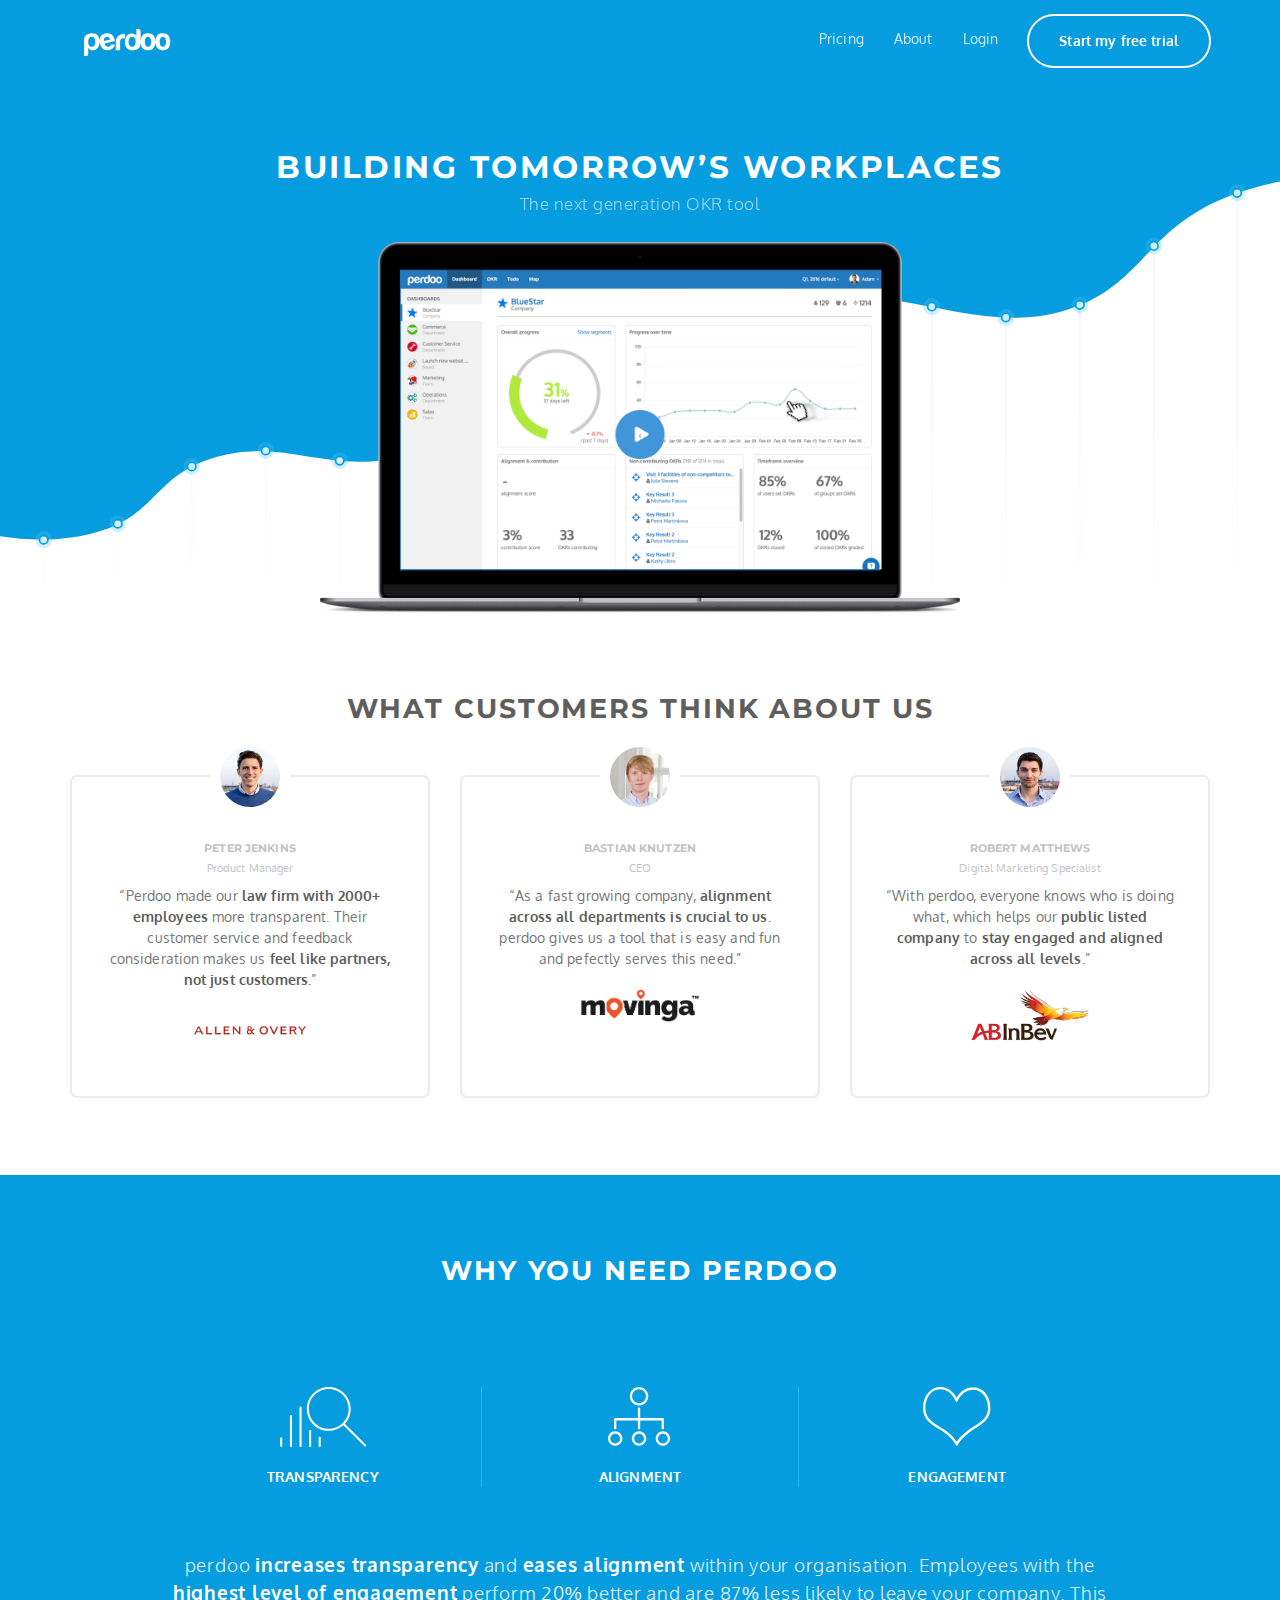
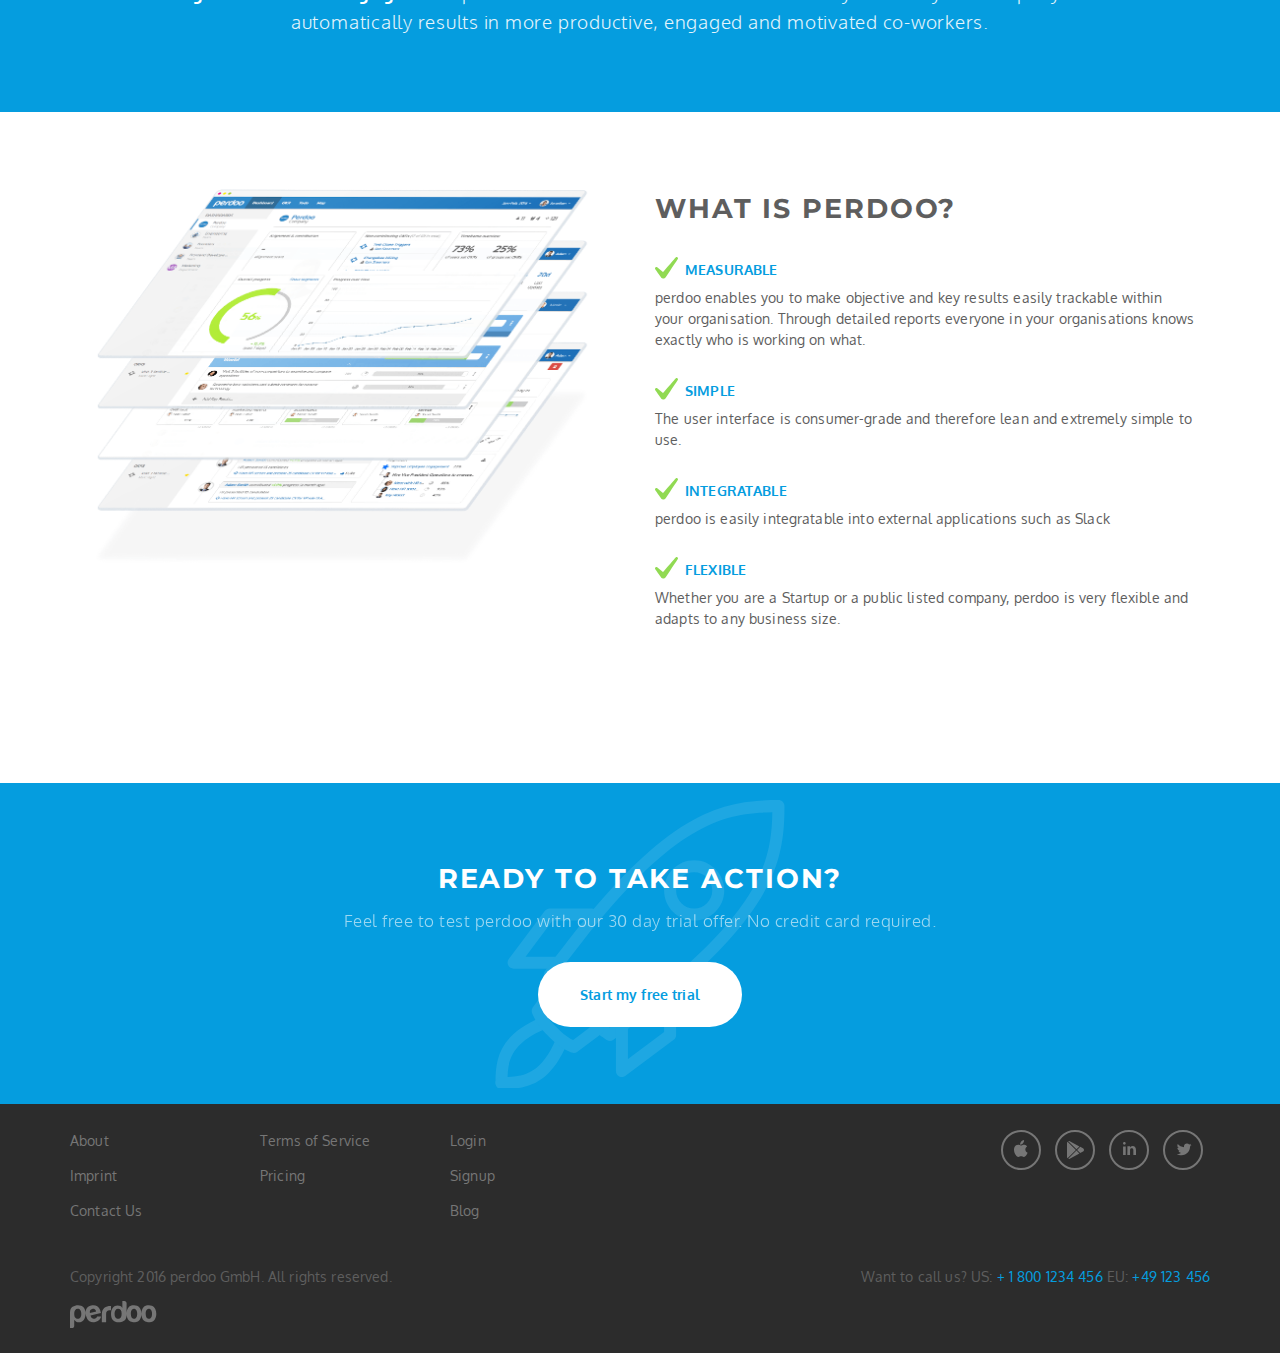
<file: index.html>
<!doctype html><html lang="">
<head>
    <title>Perdoo</title>
    <meta charset="utf-8">
<meta name="description" content="">
<meta name="viewport" content="width=device-width, initial-scale=1, shrink-to-fit=no">

<link rel="shortcut icon" href="/favicon.ico">
<link rel="apple-touch-icon" href="/apple-touch-icon.png">

<link rel="stylesheet" href="styles/perdoo.css"></head>
<body>
    
   <!-- ---------------------------------------------------------------------------------------------------------------- -->
    
    <header id="header" class="header-bright">
    <nav>
    <div id="header-branding">
        <button type="button" class="navbar-toggle collapsed" data-toggle="collapse" data-target="#header-navigation" aria-expanded="false" aria-controls="navbar">
            <span class="sr-only">Toggle navigation</span>
            <span class="icon-bar"></span>
            <span class="icon-bar"></span>
            <span class="icon-bar"></span>
        </button>
        <a href="index.html">
            <svg width="87" height="27" viewBox="0 0 87 27" xmlns="http://www.w3.org/2000/svg">
                <path d="M19.918 12.08l6.253-1.574c-.35-1.095-.84-1.85-1.464-2.263-.67-.445-1.498-.54-2.477-.295-.9.227-1.568.7-1.997 1.42-.434.724-.536 1.628-.315 2.71zM4.224 24.915c0 .572-.207 1.06-.62 1.47-.418.41-.91.614-1.492.614H0V11.7c0-2.87.847-4.823 2.54-5.867 1.694-1.045 3.536-1.57 5.52-1.57 1.033 0 2.076.194 3.13.583 1.052.394 1.894.955 2.513 1.695 1.24 1.597 1.858 3.65 1.858 6.147 0 2.588-.618 4.677-1.857 6.278-1.238 1.558-2.83 2.335-4.77 2.335-1.036 0-1.94-.184-2.724-.55-.832-.41-1.49-1.046-1.986-1.906v6.072zm27.605-3.6V13.39c0-1.597.234-2.938.705-4.022.47-1.09 1.112-1.96 1.933-2.613.778-.613 1.687-1.064 2.727-1.352 1.04-.288 2.11-.43 3.213-.43h.616v4.37h-1.41c-1.186 0-2.064.287-2.633.858-.57.577-.856 1.473-.856 2.704v8.412H31.83zM52.352 0h2.116c.583 0 1.076.213 1.495.64.414.425.62.903.62 1.432v11.874c0 2.882-.848 4.83-2.55 5.848-1.703 1.013-3.55 1.522-5.543 1.522-1.077 0-2.138-.172-3.172-.52-1.04-.342-1.867-.898-2.492-1.672-1.204-1.5-1.804-3.548-1.804-6.145 0-2.56.6-4.607 1.804-6.15 1.246-1.584 2.842-2.374 4.794-2.374 1.04 0 1.952.203 2.737.608.832.488 1.495 1.117 1.993 1.885V0zm6.597 19.54c-.85-.74-1.454-1.734-1.82-2.99-.364-1.248-.545-2.55-.545-3.905 0-1.108.15-2.216.456-3.324.3-1.106.777-2.025 1.423-2.766 1.05-1.228 2.406-1.958 4.062-2.184 1.66-.226 3.156-.094 4.49.4 1.532.613 2.665 1.685 3.394 3.202.688 1.35 1.03 2.93 1.03 4.736 0 1.313-.14 2.44-.425 3.38-.285.946-.647 1.75-1.092 2.406-.967 1.35-2.204 2.19-3.7 2.52-1.334.368-2.674.4-4.03.095-1.355-.31-2.436-.836-3.243-1.57zm14.853 0c-.848-.74-1.453-1.734-1.82-2.99-.363-1.248-.544-2.55-.544-3.905 0-1.108.15-2.216.454-3.324.3-1.106.776-2.025 1.423-2.766 1.05-1.228 2.406-1.958 4.06-2.184 1.662-.226 3.157-.094 4.492.4 1.53.613 2.664 1.685 3.393 3.202.688 1.35 1.03 2.93 1.03 4.736 0 1.313-.14 2.44-.424 3.38-.286.946-.648 1.75-1.093 2.406-.968 1.35-2.204 2.19-3.7 2.52-1.334.368-2.674.4-4.03.095-1.355-.31-2.437-.836-3.244-1.57zm2.995-10.887c-.816.942-1.184 2.344-1.104 4.203.074 1.858.408 3.156.99 3.894.234.33.642.602 1.224.827.583.225 1.175.246 1.777.063.602-.183 1.14-.644 1.607-1.382.463-.733.717-1.92.757-3.554 0-1.476-.225-2.58-.673-3.314-.448-.737-.96-1.21-1.543-1.413-.582-.204-1.17-.214-1.752-.03-.582.187-1.01.423-1.284.706zm-14.853 0c-.816.942-1.185 2.344-1.105 4.203.074 1.858.408 3.156.99 3.894.234.33.642.602 1.225.827.582.225 1.174.246 1.776.063.603-.183 1.14-.644 1.61-1.382.46-.733.715-1.92.755-3.554 0-1.476-.224-2.58-.672-3.314-.448-.737-.96-1.21-1.543-1.413-.582-.204-1.17-.214-1.75-.03-.584.187-1.012.423-1.285.706zM44.56 12.635c0 1.668.313 2.937.93 3.817.62.874 1.513 1.31 2.67 1.31 1.116 0 1.983-.436 2.607-1.31.576-.88.867-2.15.867-3.817 0-1.503-.312-2.692-.93-3.566-.66-.838-1.55-1.254-2.67-1.254-1.073 0-1.924.437-2.543 1.31-.617.838-.93 2.006-.93 3.51zm-33.243.25c0-1.63-.308-2.878-.93-3.758-.62-.874-1.513-1.31-2.67-1.31-1.115 0-1.986.436-2.602 1.31-.58.794-.87 2.047-.87 3.758 0 1.584.307 2.772.928 3.567.622.874 1.514 1.31 2.67 1.31 1.074 0 1.924-.436 2.545-1.31.62-.88.93-2.07.93-3.567zm19.805 2.375c-.194 1.264-.685 2.35-1.472 3.26-1.01 1.218-2.458 2.06-4.337 2.52-2.278.56-4.25.265-5.896-.888-1.642-1.11-2.793-2.995-3.458-5.656-.636-2.54-.512-4.67.376-6.404.918-1.784 2.515-2.96 4.794-3.52 2.4-.59 4.437-.336 6.115.766 1.646 1.148 2.796 3.03 3.45 5.646l.103.412.06.24c.05.197.063.34.042.43L20.522 14.62c.116.405.25.77.406 1.09l-.01.005.027.063v.002c.028.06.056.12.087.18l.003.005.004.008.023.045.004.007.005.01.024.04.01.017.027.048.004.006c.022.037.045.074.07.11l.003.005.036.055.034.047.006.008.006.01.03.038.004.007.004.005.034.044.003.005.04.05h.003l.005.007.038.045.042.048.003.004h.002l.04.045.004.004.002.002.037.04.007.006.004.004.033.033.026.025.025.024.015.013.026.025.002.002.02.02h.003l.026.024.003.002.024.02.027.024v.002l.02.016.006.004.027.022.005.004.016.013.006.006.028.022.01.008.007.005.038.03.024.02h.003l.028.02.022.016.007.005.028.02.02.014.01.006.028.02.022.013.008.005.03.02.023.014.007.003.03.018.014.008.03.018.017.01.03.017.028.015.003.002c.096.053.196.1.298.14l.004.003.004.002.043.017.016.006.01.004.046.018.005.002h.002l.007.003.043.015.014.005h.004l.056.02.006.002h.004l.06.02h.002l.065.018h.002c.04.012.083.023.125.033l.004.002h.004l.055.013.006.002h.005l.06.012h.012l.053.01h.002l.005.002h.007l.057.01h.003l.01.002.057.008h.002l.064.008h.008l.063.006h.006l.138.01H23.983c.046 0 .092 0 .137-.002l.067-.004h.012l.06-.005h.006l.067-.007h.002l.07-.01h.003l.07-.01.073-.01.026-.006.06-.012.01-.002.01-.002.065-.014.023-.005.057-.014.017-.004.067-.02.007-.002.016-.004.05-.015.027-.01.06-.02h.007v-.002l.07-.024.017-.006.05-.02.025-.01.06-.024.025-.01.038-.018.03-.014.006-.002.053-.024.005-.003h.003l.065-.033.012-.007.052-.027.012-.007.003-.003.005-.003.054-.03.018-.01.046-.028.02-.013h.003l.05-.03.003-.003.018-.013.05-.032.01-.007.058-.04.003-.003.005-.003.05-.037.023-.017.033-.026.026-.02.046-.037.018-.015.04-.034.017-.015.003-.002.042-.037.028-.025.023-.022.022-.02.035-.036.028-.028.032-.035.017-.017.006-.007.028-.03.027-.03.005-.004.02-.022v-.002l.005-.005.013-.015.004-.004.015-.018.015-.02.002-.003.03-.038.012-.014.012-.017.016-.023h.002l.017-.024.004-.006.014-.018.005-.007.012-.017.007-.01.003-.006.03-.04v-.004l.01-.012.012-.02.003-.004.012-.018.004-.006.016-.024.006-.01.02-.033.005-.008.016-.024.002-.003.002-.003.01-.02.005-.006.01-.02.016-.024.012-.02.002-.003v-.003l.015-.026.013-.024.014-.026.002-.005.01-.02.013-.027.005-.01.008-.016.004-.008.002-.004.02-.04.008-.02.004-.007.008-.018.004-.01.012-.025.01-.027.003-.005.01-.022.012-.027.01-.028.01-.028.01-.02.002-.007.003-.008.007-.02.002-.008 4.036-.302z" fill-rule="evenodd" />
            </svg>
        </a>
    </div>
    <div id="header-navigation">
        <ul>
            <li><a href="price.html">Pricing</a></li>
            <li><a href="about.html">About</a></li>
            <li><a href="#">Login</a></li>
            <li><a href="#" class="button">Start my free trial</a></li>
        </ul>
    </div>
</nav>    
    </header>
    
    <!-- ---------------------------------------------------------------------------------------------------------------- -->

    <section id="main-hero">
        <div>
            <h1>Building tomorrow’s workplaces</h1>
            <h5>The next generation OKR tool</h5>
            <img src="images/main-notebook@2x.png">
        </div>
    </section>
    
    <!-- ---------------------------------------------------------------------------------------------------------------- -->
    
    <section id="customer_quotes">
        <h1>What customers think about us</h1>
        <div id="customer_quotes__customers">
            <div class="customer_quotes__customer-box">
                <div class="customer_quotes__customer-column">
                    <img src="images/portrait-henrik.jpg" class="customer_quotes__face">
                    <p class="customer_quotes__name">Peter Jenkins</p>
                    <p class="customer_quotes__title">Product Manager</p>
                    <p class="customer_quotes__quote">“Perdoo made our <strong>law firm with 2000+ employees</strong> more transparent. Their customer service and feedback consideration makes us <strong>feel like partners, not just customers.</strong>”</p>
                    <img src="images/allenovery.png" class="customer_quotes__logo">
                </div>
            </div>
            <div class="customer_quotes__customer-box">
                <div class="customer_quotes__customer-column">
                    <img src="images/portrait-bastian-movinga.jpg" class="customer_quotes__face">
                    <p class="customer_quotes__name">Bastian Knutzen</p>
                    <p class="customer_quotes__title">CEO</p>
                    <p class="customer_quotes__quote">“As a fast growing company, <strong>alignment across all departments is crucial to us.</strong> perdoo gives us a tool that is easy and fun and pefectly serves this need.”</p>

                    <img src="images/movinga.png" class="customer_quotes__logo">
                </div>
            </div>
            <div class="customer_quotes__customer-box">
                <div class="customer_quotes__customer-column">
                    <img src="images/portrait-jonny.jpg" class="customer_quotes__face">
                    <p class="customer_quotes__name">Robert Matthews</p>
                    <p class="customer_quotes__title">Digital Marketing Specialist</p>
                    <p class="customer_quotes__quote">“With perdoo, everyone knows who is doing what, which helps our <strong>public listed company</strong> to <strong>stay engaged and aligned across all levels.</strong>”</p>
                    <img src="images/AB_InBev_logo.png" class="customer_quotes__logo" style="">
                </div>
            </div>
        </div>
    </section>
    
    <!-- ---------------------------------------------------------------------------------------------------------------- -->
    
    <section id="need_perdoo">
        <div id="neeed_perdoo__container">
            <h1>Why you need perdoo</h1>
            <div id="need_perdoo__icons">
                <div class="need_perdoo__icon_column">
                    <p>Transparency</p>
                </div>
                <hr>
                <div class="need_perdoo__icon_column">
                    <p>Alignment</p>
                </div>
                <hr>
                <div class="need_perdoo__icon_column">
                    <p>Engagement</p>
                </div>
            </div>
            <div id="need_perdoo__text">
                <h4>perdoo <strong>increases transparency</strong> and <strong>eases alignment</strong> within your organisation. Employees with the <strong>highest level of engagement</strong> perform 20% better and are 87% less likely to leave your company. This automatically results in more productive, engaged and motivated co-workers. </h4>
            </div>
        </div>
    </section>

    <!-- ---------------------------------------------------------------------------------------------------------------- -->
    
    <section id="what_is">
        <div id="what_is__container">
            <div id="what_is__image">
                <img src="images/screens-isometric.png">
            </div>
            <div id="what_is__text">
                <h1>What is perdoo?</h1>
                <h6>Measurable</h6>
                <p>perdoo enables you to make objective and key results easily trackable within your organisation. Through detailed reports everyone in your organisations knows exactly who is working on what. </p>
                <h6>Simple</h6>
                <p>The user interface is consumer-grade and therefore lean and extremely simple to use.</p>
                <h6>Integratable</h6>
                <p>perdoo is easily integratable into external applications such as Slack</p>
                <h6>Flexible</h6>
                <p>Whether you are a Startup or a public listed company, perdoo is very flexible and adapts to any business size.</p>
            </div>
        </div>
    </section>
    
    <!-- ---------------------------------------------------------------------------------------------------------------- -->
    
    <section id="ready">
        <div id="ready__container">
            <div>
                <h1>Ready to take action?</h1>
                <h5>Feel free to test perdoo with our 30 day trial offer. No credit card required.</h5>
            </div>
            <a href="#" class="button">Start my free trial</a>
        </div>
    </section>
    
    <!-- ---------------------------------------------------------------------------------------------------------------- -->
    
    <footer>
    <section id="footer-row1">
        <div id="footer-row1__container">
            <div id="footer-row1__column1">
                <a href="about.html">About</a>
                <a href="imprint.html">Imprint</a>
                <a href="mailto:hello@perdoo.com" target="_blank">Contact Us</a>
            </div>
            <div id="footer-row1__column2">
                <a href="terms.html">Terms of Service</a>
                <a href="price.html">Pricing</a>
            </div>
            <div id="footer-row1__column3">
                <a href="#">Login</a>
                <a href="#">Signup</a>
                <a href="https://www.perdoo.com/blog/" target="_blank">Blog</a>
            </div>
            <div id="footer-row1__column4">
                <a href="https://itunes.apple.com/us/app/perdoo/id1007404904" target="_blank" class="apple_store button"></a>
                <a href="https://play.google.com/store/apps/details?id=com.perdoo.app" target="_blank" class="google_play button"></a>
                <a href="https://www.linkedin.com/company/perdoo" target="_blank" class="linkedin button"></a>
                <a href="https://twitter.com/PerdooHQ" target="_blank" class="twitter button"></a>
            </div>
        </div>
    </section>
    <section id="footer-row2">
        <div id="footer-row2__container">
            <div id="footer-row2__column1">
                <p>Copyright 2016 perdoo GmbH. All rights reserved.</p>
                <svg width="87" height="27" viewBox="0 0 87 27" xmlns="http://www.w3.org/2000/svg">
                    <path d="M19.918 12.08l6.253-1.574c-.35-1.095-.84-1.85-1.464-2.263-.67-.445-1.498-.54-2.477-.295-.9.227-1.568.7-1.997 1.42-.434.724-.536 1.628-.315 2.71zM4.224 24.915c0 .572-.207 1.06-.62 1.47-.418.41-.91.614-1.492.614H0V11.7c0-2.87.847-4.823 2.54-5.867 1.694-1.045 3.536-1.57 5.52-1.57 1.033 0 2.076.194 3.13.583 1.052.394 1.894.955 2.513 1.695 1.24 1.597 1.858 3.65 1.858 6.147 0 2.588-.618 4.677-1.857 6.278-1.238 1.558-2.83 2.335-4.77 2.335-1.036 0-1.94-.184-2.724-.55-.832-.41-1.49-1.046-1.986-1.906v6.072zm27.605-3.6V13.39c0-1.597.234-2.938.705-4.022.47-1.09 1.112-1.96 1.933-2.613.778-.613 1.687-1.064 2.727-1.352 1.04-.288 2.11-.43 3.213-.43h.616v4.37h-1.41c-1.186 0-2.064.287-2.633.858-.57.577-.856 1.473-.856 2.704v8.412H31.83zM52.352 0h2.116c.583 0 1.076.213 1.495.64.414.425.62.903.62 1.432v11.874c0 2.882-.848 4.83-2.55 5.848-1.703 1.013-3.55 1.522-5.543 1.522-1.077 0-2.138-.172-3.172-.52-1.04-.342-1.867-.898-2.492-1.672-1.204-1.5-1.804-3.548-1.804-6.145 0-2.56.6-4.607 1.804-6.15 1.246-1.584 2.842-2.374 4.794-2.374 1.04 0 1.952.203 2.737.608.832.488 1.495 1.117 1.993 1.885V0zm6.597 19.54c-.85-.74-1.454-1.734-1.82-2.99-.364-1.248-.545-2.55-.545-3.905 0-1.108.15-2.216.456-3.324.3-1.106.777-2.025 1.423-2.766 1.05-1.228 2.406-1.958 4.062-2.184 1.66-.226 3.156-.094 4.49.4 1.532.613 2.665 1.685 3.394 3.202.688 1.35 1.03 2.93 1.03 4.736 0 1.313-.14 2.44-.425 3.38-.285.946-.647 1.75-1.092 2.406-.967 1.35-2.204 2.19-3.7 2.52-1.334.368-2.674.4-4.03.095-1.355-.31-2.436-.836-3.243-1.57zm14.853 0c-.848-.74-1.453-1.734-1.82-2.99-.363-1.248-.544-2.55-.544-3.905 0-1.108.15-2.216.454-3.324.3-1.106.776-2.025 1.423-2.766 1.05-1.228 2.406-1.958 4.06-2.184 1.662-.226 3.157-.094 4.492.4 1.53.613 2.664 1.685 3.393 3.202.688 1.35 1.03 2.93 1.03 4.736 0 1.313-.14 2.44-.424 3.38-.286.946-.648 1.75-1.093 2.406-.968 1.35-2.204 2.19-3.7 2.52-1.334.368-2.674.4-4.03.095-1.355-.31-2.437-.836-3.244-1.57zm2.995-10.887c-.816.942-1.184 2.344-1.104 4.203.074 1.858.408 3.156.99 3.894.234.33.642.602 1.224.827.583.225 1.175.246 1.777.063.602-.183 1.14-.644 1.607-1.382.463-.733.717-1.92.757-3.554 0-1.476-.225-2.58-.673-3.314-.448-.737-.96-1.21-1.543-1.413-.582-.204-1.17-.214-1.752-.03-.582.187-1.01.423-1.284.706zm-14.853 0c-.816.942-1.185 2.344-1.105 4.203.074 1.858.408 3.156.99 3.894.234.33.642.602 1.225.827.582.225 1.174.246 1.776.063.603-.183 1.14-.644 1.61-1.382.46-.733.715-1.92.755-3.554 0-1.476-.224-2.58-.672-3.314-.448-.737-.96-1.21-1.543-1.413-.582-.204-1.17-.214-1.75-.03-.584.187-1.012.423-1.285.706zM44.56 12.635c0 1.668.313 2.937.93 3.817.62.874 1.513 1.31 2.67 1.31 1.116 0 1.983-.436 2.607-1.31.576-.88.867-2.15.867-3.817 0-1.503-.312-2.692-.93-3.566-.66-.838-1.55-1.254-2.67-1.254-1.073 0-1.924.437-2.543 1.31-.617.838-.93 2.006-.93 3.51zm-33.243.25c0-1.63-.308-2.878-.93-3.758-.62-.874-1.513-1.31-2.67-1.31-1.115 0-1.986.436-2.602 1.31-.58.794-.87 2.047-.87 3.758 0 1.584.307 2.772.928 3.567.622.874 1.514 1.31 2.67 1.31 1.074 0 1.924-.436 2.545-1.31.62-.88.93-2.07.93-3.567zm19.805 2.375c-.194 1.264-.685 2.35-1.472 3.26-1.01 1.218-2.458 2.06-4.337 2.52-2.278.56-4.25.265-5.896-.888-1.642-1.11-2.793-2.995-3.458-5.656-.636-2.54-.512-4.67.376-6.404.918-1.784 2.515-2.96 4.794-3.52 2.4-.59 4.437-.336 6.115.766 1.646 1.148 2.796 3.03 3.45 5.646l.103.412.06.24c.05.197.063.34.042.43L20.522 14.62c.116.405.25.77.406 1.09l-.01.005.027.063v.002c.028.06.056.12.087.18l.003.005.004.008.023.045.004.007.005.01.024.04.01.017.027.048.004.006c.022.037.045.074.07.11l.003.005.036.055.034.047.006.008.006.01.03.038.004.007.004.005.034.044.003.005.04.05h.003l.005.007.038.045.042.048.003.004h.002l.04.045.004.004.002.002.037.04.007.006.004.004.033.033.026.025.025.024.015.013.026.025.002.002.02.02h.003l.026.024.003.002.024.02.027.024v.002l.02.016.006.004.027.022.005.004.016.013.006.006.028.022.01.008.007.005.038.03.024.02h.003l.028.02.022.016.007.005.028.02.02.014.01.006.028.02.022.013.008.005.03.02.023.014.007.003.03.018.014.008.03.018.017.01.03.017.028.015.003.002c.096.053.196.1.298.14l.004.003.004.002.043.017.016.006.01.004.046.018.005.002h.002l.007.003.043.015.014.005h.004l.056.02.006.002h.004l.06.02h.002l.065.018h.002c.04.012.083.023.125.033l.004.002h.004l.055.013.006.002h.005l.06.012h.012l.053.01h.002l.005.002h.007l.057.01h.003l.01.002.057.008h.002l.064.008h.008l.063.006h.006l.138.01H23.983c.046 0 .092 0 .137-.002l.067-.004h.012l.06-.005h.006l.067-.007h.002l.07-.01h.003l.07-.01.073-.01.026-.006.06-.012.01-.002.01-.002.065-.014.023-.005.057-.014.017-.004.067-.02.007-.002.016-.004.05-.015.027-.01.06-.02h.007v-.002l.07-.024.017-.006.05-.02.025-.01.06-.024.025-.01.038-.018.03-.014.006-.002.053-.024.005-.003h.003l.065-.033.012-.007.052-.027.012-.007.003-.003.005-.003.054-.03.018-.01.046-.028.02-.013h.003l.05-.03.003-.003.018-.013.05-.032.01-.007.058-.04.003-.003.005-.003.05-.037.023-.017.033-.026.026-.02.046-.037.018-.015.04-.034.017-.015.003-.002.042-.037.028-.025.023-.022.022-.02.035-.036.028-.028.032-.035.017-.017.006-.007.028-.03.027-.03.005-.004.02-.022v-.002l.005-.005.013-.015.004-.004.015-.018.015-.02.002-.003.03-.038.012-.014.012-.017.016-.023h.002l.017-.024.004-.006.014-.018.005-.007.012-.017.007-.01.003-.006.03-.04v-.004l.01-.012.012-.02.003-.004.012-.018.004-.006.016-.024.006-.01.02-.033.005-.008.016-.024.002-.003.002-.003.01-.02.005-.006.01-.02.016-.024.012-.02.002-.003v-.003l.015-.026.013-.024.014-.026.002-.005.01-.02.013-.027.005-.01.008-.016.004-.008.002-.004.02-.04.008-.02.004-.007.008-.018.004-.01.012-.025.01-.027.003-.005.01-.022.012-.027.01-.028.01-.028.01-.02.002-.007.003-.008.007-.02.002-.008 4.036-.302z" fill-rule="evenodd" />
                </svg>
            </div>
            <div id="footer-row2__column2">
                <address>Want to call us? US: <span>+ 1 800 1234 456</span>  EU: <span>+49 123 456</span></address>
            </div>
        </div>
    </section>
</footer>     
    <!--[if lt IE 10]>
        <p class="browsehappy">You are using an <strong>outdated</strong> browser. Please <a href="http://browsehappy.com/">upgrade your browser</a> to improve your experience.</p>
    <![endif]-->
<!--    <script src="https://ajax.googleapis.com/ajax/libs/jquery/1.11.3/jquery.min.js"></script>-->
<script src="https://ajax.googleapis.com/ajax/libs/jquery/2.1.4/jquery.min.js"></script>
<script src="https://maxcdn.bootstrapcdn.com/bootstrap/3.3.6/js/bootstrap.min.js" integrity="sha384-0mSbJDEHialfmuBBQP6A4Qrprq5OVfW37PRR3j5ELqxss1yVqOtnepnHVP9aJ7xS" crossorigin="anonymous"></script> 
    <script src="scripts/custom.js"></script>
</body>

</html>
</file>
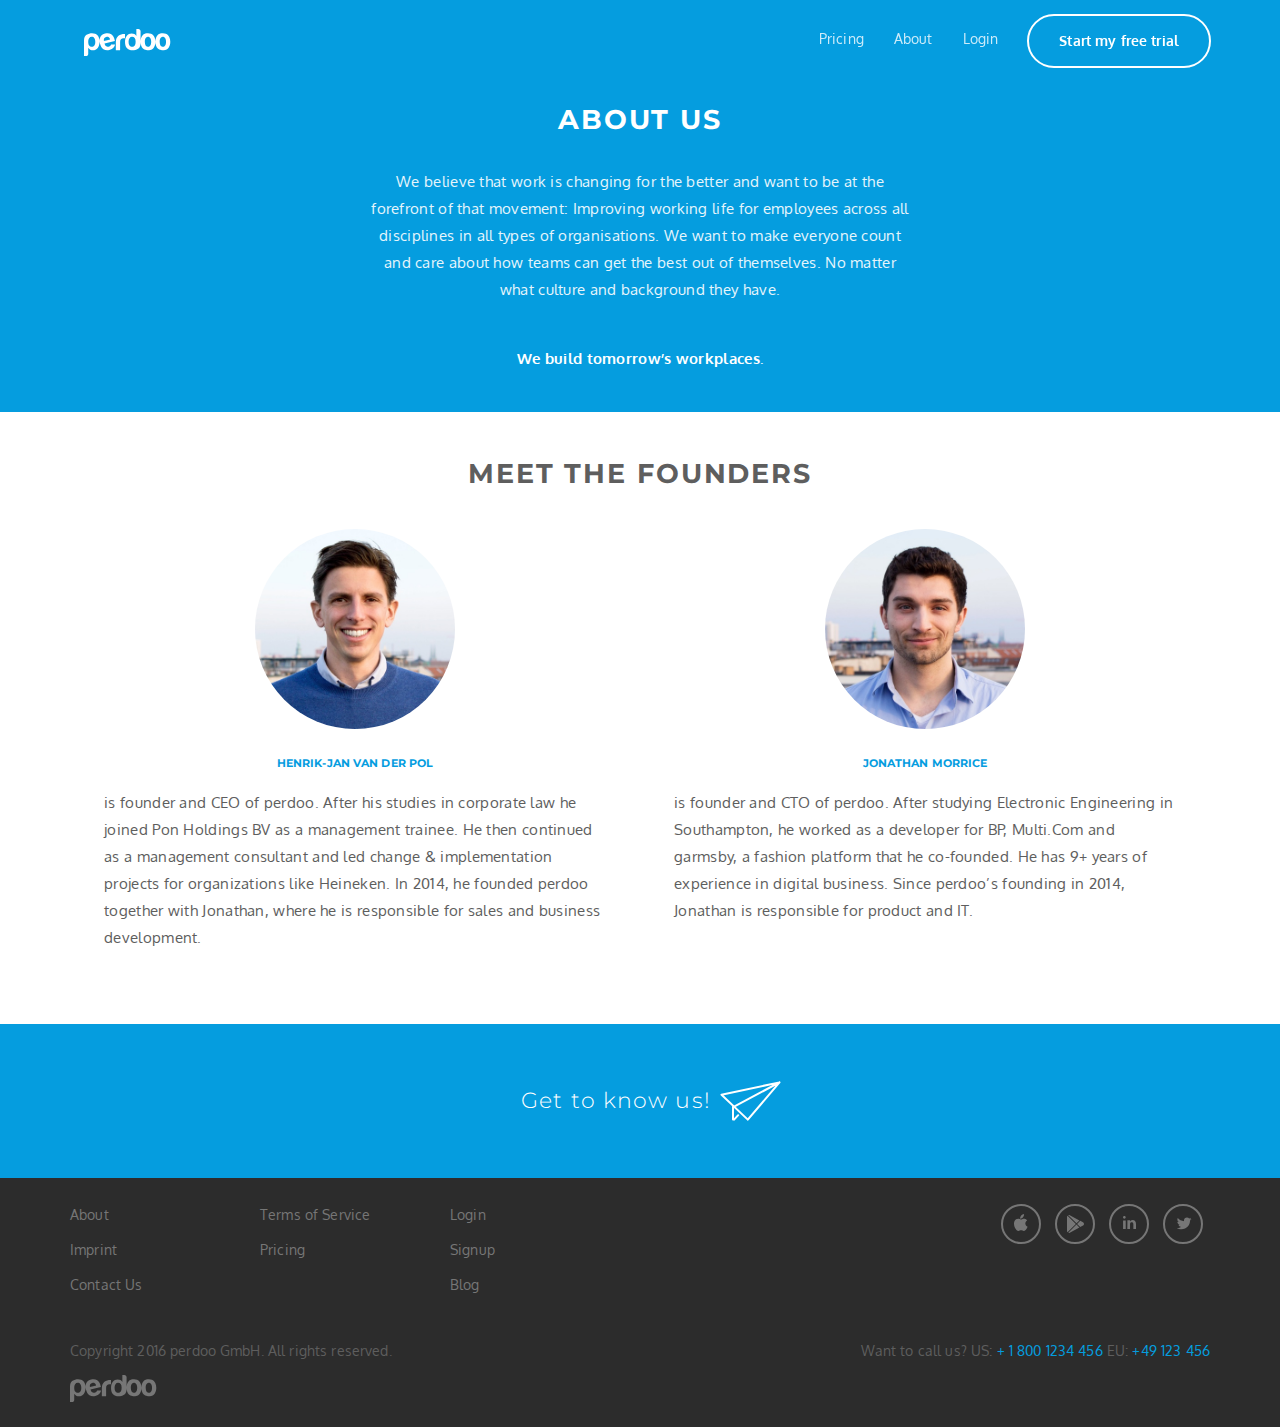
<file: about.html>
<!doctype html><html lang="">
<head>
    <title>About perdoo</title>
    <meta charset="utf-8">
<meta name="description" content="">
<meta name="viewport" content="width=device-width, initial-scale=1, shrink-to-fit=no">

<link rel="shortcut icon" href="/favicon.ico">
<link rel="apple-touch-icon" href="/apple-touch-icon.png">

<link rel="stylesheet" href="styles/perdoo.css"></head>
<body>
   <!-- ---------------------------------------------------------------------------------------------------------------- -->
    
    <header id="header" class="header-bright">
    <nav>
    <div id="header-branding">
        <button type="button" class="navbar-toggle collapsed" data-toggle="collapse" data-target="#header-navigation" aria-expanded="false" aria-controls="navbar">
            <span class="sr-only">Toggle navigation</span>
            <span class="icon-bar"></span>
            <span class="icon-bar"></span>
            <span class="icon-bar"></span>
        </button>
        <a href="index.html">
            <svg width="87" height="27" viewBox="0 0 87 27" xmlns="http://www.w3.org/2000/svg">
                <path d="M19.918 12.08l6.253-1.574c-.35-1.095-.84-1.85-1.464-2.263-.67-.445-1.498-.54-2.477-.295-.9.227-1.568.7-1.997 1.42-.434.724-.536 1.628-.315 2.71zM4.224 24.915c0 .572-.207 1.06-.62 1.47-.418.41-.91.614-1.492.614H0V11.7c0-2.87.847-4.823 2.54-5.867 1.694-1.045 3.536-1.57 5.52-1.57 1.033 0 2.076.194 3.13.583 1.052.394 1.894.955 2.513 1.695 1.24 1.597 1.858 3.65 1.858 6.147 0 2.588-.618 4.677-1.857 6.278-1.238 1.558-2.83 2.335-4.77 2.335-1.036 0-1.94-.184-2.724-.55-.832-.41-1.49-1.046-1.986-1.906v6.072zm27.605-3.6V13.39c0-1.597.234-2.938.705-4.022.47-1.09 1.112-1.96 1.933-2.613.778-.613 1.687-1.064 2.727-1.352 1.04-.288 2.11-.43 3.213-.43h.616v4.37h-1.41c-1.186 0-2.064.287-2.633.858-.57.577-.856 1.473-.856 2.704v8.412H31.83zM52.352 0h2.116c.583 0 1.076.213 1.495.64.414.425.62.903.62 1.432v11.874c0 2.882-.848 4.83-2.55 5.848-1.703 1.013-3.55 1.522-5.543 1.522-1.077 0-2.138-.172-3.172-.52-1.04-.342-1.867-.898-2.492-1.672-1.204-1.5-1.804-3.548-1.804-6.145 0-2.56.6-4.607 1.804-6.15 1.246-1.584 2.842-2.374 4.794-2.374 1.04 0 1.952.203 2.737.608.832.488 1.495 1.117 1.993 1.885V0zm6.597 19.54c-.85-.74-1.454-1.734-1.82-2.99-.364-1.248-.545-2.55-.545-3.905 0-1.108.15-2.216.456-3.324.3-1.106.777-2.025 1.423-2.766 1.05-1.228 2.406-1.958 4.062-2.184 1.66-.226 3.156-.094 4.49.4 1.532.613 2.665 1.685 3.394 3.202.688 1.35 1.03 2.93 1.03 4.736 0 1.313-.14 2.44-.425 3.38-.285.946-.647 1.75-1.092 2.406-.967 1.35-2.204 2.19-3.7 2.52-1.334.368-2.674.4-4.03.095-1.355-.31-2.436-.836-3.243-1.57zm14.853 0c-.848-.74-1.453-1.734-1.82-2.99-.363-1.248-.544-2.55-.544-3.905 0-1.108.15-2.216.454-3.324.3-1.106.776-2.025 1.423-2.766 1.05-1.228 2.406-1.958 4.06-2.184 1.662-.226 3.157-.094 4.492.4 1.53.613 2.664 1.685 3.393 3.202.688 1.35 1.03 2.93 1.03 4.736 0 1.313-.14 2.44-.424 3.38-.286.946-.648 1.75-1.093 2.406-.968 1.35-2.204 2.19-3.7 2.52-1.334.368-2.674.4-4.03.095-1.355-.31-2.437-.836-3.244-1.57zm2.995-10.887c-.816.942-1.184 2.344-1.104 4.203.074 1.858.408 3.156.99 3.894.234.33.642.602 1.224.827.583.225 1.175.246 1.777.063.602-.183 1.14-.644 1.607-1.382.463-.733.717-1.92.757-3.554 0-1.476-.225-2.58-.673-3.314-.448-.737-.96-1.21-1.543-1.413-.582-.204-1.17-.214-1.752-.03-.582.187-1.01.423-1.284.706zm-14.853 0c-.816.942-1.185 2.344-1.105 4.203.074 1.858.408 3.156.99 3.894.234.33.642.602 1.225.827.582.225 1.174.246 1.776.063.603-.183 1.14-.644 1.61-1.382.46-.733.715-1.92.755-3.554 0-1.476-.224-2.58-.672-3.314-.448-.737-.96-1.21-1.543-1.413-.582-.204-1.17-.214-1.75-.03-.584.187-1.012.423-1.285.706zM44.56 12.635c0 1.668.313 2.937.93 3.817.62.874 1.513 1.31 2.67 1.31 1.116 0 1.983-.436 2.607-1.31.576-.88.867-2.15.867-3.817 0-1.503-.312-2.692-.93-3.566-.66-.838-1.55-1.254-2.67-1.254-1.073 0-1.924.437-2.543 1.31-.617.838-.93 2.006-.93 3.51zm-33.243.25c0-1.63-.308-2.878-.93-3.758-.62-.874-1.513-1.31-2.67-1.31-1.115 0-1.986.436-2.602 1.31-.58.794-.87 2.047-.87 3.758 0 1.584.307 2.772.928 3.567.622.874 1.514 1.31 2.67 1.31 1.074 0 1.924-.436 2.545-1.31.62-.88.93-2.07.93-3.567zm19.805 2.375c-.194 1.264-.685 2.35-1.472 3.26-1.01 1.218-2.458 2.06-4.337 2.52-2.278.56-4.25.265-5.896-.888-1.642-1.11-2.793-2.995-3.458-5.656-.636-2.54-.512-4.67.376-6.404.918-1.784 2.515-2.96 4.794-3.52 2.4-.59 4.437-.336 6.115.766 1.646 1.148 2.796 3.03 3.45 5.646l.103.412.06.24c.05.197.063.34.042.43L20.522 14.62c.116.405.25.77.406 1.09l-.01.005.027.063v.002c.028.06.056.12.087.18l.003.005.004.008.023.045.004.007.005.01.024.04.01.017.027.048.004.006c.022.037.045.074.07.11l.003.005.036.055.034.047.006.008.006.01.03.038.004.007.004.005.034.044.003.005.04.05h.003l.005.007.038.045.042.048.003.004h.002l.04.045.004.004.002.002.037.04.007.006.004.004.033.033.026.025.025.024.015.013.026.025.002.002.02.02h.003l.026.024.003.002.024.02.027.024v.002l.02.016.006.004.027.022.005.004.016.013.006.006.028.022.01.008.007.005.038.03.024.02h.003l.028.02.022.016.007.005.028.02.02.014.01.006.028.02.022.013.008.005.03.02.023.014.007.003.03.018.014.008.03.018.017.01.03.017.028.015.003.002c.096.053.196.1.298.14l.004.003.004.002.043.017.016.006.01.004.046.018.005.002h.002l.007.003.043.015.014.005h.004l.056.02.006.002h.004l.06.02h.002l.065.018h.002c.04.012.083.023.125.033l.004.002h.004l.055.013.006.002h.005l.06.012h.012l.053.01h.002l.005.002h.007l.057.01h.003l.01.002.057.008h.002l.064.008h.008l.063.006h.006l.138.01H23.983c.046 0 .092 0 .137-.002l.067-.004h.012l.06-.005h.006l.067-.007h.002l.07-.01h.003l.07-.01.073-.01.026-.006.06-.012.01-.002.01-.002.065-.014.023-.005.057-.014.017-.004.067-.02.007-.002.016-.004.05-.015.027-.01.06-.02h.007v-.002l.07-.024.017-.006.05-.02.025-.01.06-.024.025-.01.038-.018.03-.014.006-.002.053-.024.005-.003h.003l.065-.033.012-.007.052-.027.012-.007.003-.003.005-.003.054-.03.018-.01.046-.028.02-.013h.003l.05-.03.003-.003.018-.013.05-.032.01-.007.058-.04.003-.003.005-.003.05-.037.023-.017.033-.026.026-.02.046-.037.018-.015.04-.034.017-.015.003-.002.042-.037.028-.025.023-.022.022-.02.035-.036.028-.028.032-.035.017-.017.006-.007.028-.03.027-.03.005-.004.02-.022v-.002l.005-.005.013-.015.004-.004.015-.018.015-.02.002-.003.03-.038.012-.014.012-.017.016-.023h.002l.017-.024.004-.006.014-.018.005-.007.012-.017.007-.01.003-.006.03-.04v-.004l.01-.012.012-.02.003-.004.012-.018.004-.006.016-.024.006-.01.02-.033.005-.008.016-.024.002-.003.002-.003.01-.02.005-.006.01-.02.016-.024.012-.02.002-.003v-.003l.015-.026.013-.024.014-.026.002-.005.01-.02.013-.027.005-.01.008-.016.004-.008.002-.004.02-.04.008-.02.004-.007.008-.018.004-.01.012-.025.01-.027.003-.005.01-.022.012-.027.01-.028.01-.028.01-.02.002-.007.003-.008.007-.02.002-.008 4.036-.302z" fill-rule="evenodd" />
            </svg>
        </a>
    </div>
    <div id="header-navigation">
        <ul>
            <li><a href="price.html">Pricing</a></li>
            <li><a href="about.html">About</a></li>
            <li><a href="#">Login</a></li>
            <li><a href="#" class="button">Start my free trial</a></li>
        </ul>
    </div>
</nav> 
    </header>
    
    <!-- ---------------------------------------------------------------------------------------------------------------- -->
    
    <section id="about_perdoo">
        <div id="about__container">
            <div>
                <h1>About Us</h1>
                <p>We believe that work is changing for the better and want to be at the forefront of that movement: Improving working life for employees across all disciplines in all types of organisations. We want to make everyone count and care about how teams can get the best out of themselves. No matter what culture and background they have.</p>
                <h6>We build tomorrow’s workplaces.</h6>
            </div>
        </div>
    </section>
    
    <!-- ---------------------------------------------------------------------------------------------------------------- -->
    
    <section id="founders_perdoo">
        <div id="founders__container">
            <h1>Meet the Founders</h1>
            <div class="founders__col1">
                <img src="images/portrait-henrik.jpg">
                <p class="founders__name">Henrik-Jan van der Pol</p>
                <p class="founders__description">is founder and CEO of perdoo. After his studies in corporate law he joined Pon Holdings BV as a management trainee. He then continued as a management consultant and led change & implementation projects for organizations like Heineken. In 2014, he founded perdoo together with Jonathan, where he is responsible for sales and business development.</p>
            </div>
            <div class="founders__col2">
                <img src="images/portrait-jonny.jpg">
                <p class="founders__name">Jonathan Morrice</p>
                <p class="founders__description">is founder and CTO of perdoo. After studying Electronic Engineering in Southampton, he worked as a developer for BP, Multi.Com and garmsby, a fashion platform that he co-founded. He has 9+ years of experience in digital business. Since perdoo’s founding in 2014, Jonathan is responsible for product and IT.</p>
            </div> 
        </div>
    </section>
    
    <!-- ---------------------------------------------------------------------------------------------------------------- -->
    
    <section id="get-to-know">
    <a href="mailto:hello@perdoo.com" target="_blank">
        <div>
            <h3>Get to know us!</h3>
        </div>
    </a>
</section> 
        
    <!-- ---------------------------------------------------------------------------------------------------------------- -->
    
    <footer>
    <section id="footer-row1">
        <div id="footer-row1__container">
            <div id="footer-row1__column1">
                <a href="about.html">About</a>
                <a href="imprint.html">Imprint</a>
                <a href="mailto:hello@perdoo.com" target="_blank">Contact Us</a>
            </div>
            <div id="footer-row1__column2">
                <a href="terms.html">Terms of Service</a>
                <a href="price.html">Pricing</a>
            </div>
            <div id="footer-row1__column3">
                <a href="#">Login</a>
                <a href="#">Signup</a>
                <a href="https://www.perdoo.com/blog/" target="_blank">Blog</a>
            </div>
            <div id="footer-row1__column4">
                <a href="https://itunes.apple.com/us/app/perdoo/id1007404904" target="_blank" class="apple_store button"></a>
                <a href="https://play.google.com/store/apps/details?id=com.perdoo.app" target="_blank" class="google_play button"></a>
                <a href="https://www.linkedin.com/company/perdoo" target="_blank" class="linkedin button"></a>
                <a href="https://twitter.com/PerdooHQ" target="_blank" class="twitter button"></a>
            </div>
        </div>
    </section>
    <section id="footer-row2">
        <div id="footer-row2__container">
            <div id="footer-row2__column1">
                <p>Copyright 2016 perdoo GmbH. All rights reserved.</p>
                <svg width="87" height="27" viewBox="0 0 87 27" xmlns="http://www.w3.org/2000/svg">
                    <path d="M19.918 12.08l6.253-1.574c-.35-1.095-.84-1.85-1.464-2.263-.67-.445-1.498-.54-2.477-.295-.9.227-1.568.7-1.997 1.42-.434.724-.536 1.628-.315 2.71zM4.224 24.915c0 .572-.207 1.06-.62 1.47-.418.41-.91.614-1.492.614H0V11.7c0-2.87.847-4.823 2.54-5.867 1.694-1.045 3.536-1.57 5.52-1.57 1.033 0 2.076.194 3.13.583 1.052.394 1.894.955 2.513 1.695 1.24 1.597 1.858 3.65 1.858 6.147 0 2.588-.618 4.677-1.857 6.278-1.238 1.558-2.83 2.335-4.77 2.335-1.036 0-1.94-.184-2.724-.55-.832-.41-1.49-1.046-1.986-1.906v6.072zm27.605-3.6V13.39c0-1.597.234-2.938.705-4.022.47-1.09 1.112-1.96 1.933-2.613.778-.613 1.687-1.064 2.727-1.352 1.04-.288 2.11-.43 3.213-.43h.616v4.37h-1.41c-1.186 0-2.064.287-2.633.858-.57.577-.856 1.473-.856 2.704v8.412H31.83zM52.352 0h2.116c.583 0 1.076.213 1.495.64.414.425.62.903.62 1.432v11.874c0 2.882-.848 4.83-2.55 5.848-1.703 1.013-3.55 1.522-5.543 1.522-1.077 0-2.138-.172-3.172-.52-1.04-.342-1.867-.898-2.492-1.672-1.204-1.5-1.804-3.548-1.804-6.145 0-2.56.6-4.607 1.804-6.15 1.246-1.584 2.842-2.374 4.794-2.374 1.04 0 1.952.203 2.737.608.832.488 1.495 1.117 1.993 1.885V0zm6.597 19.54c-.85-.74-1.454-1.734-1.82-2.99-.364-1.248-.545-2.55-.545-3.905 0-1.108.15-2.216.456-3.324.3-1.106.777-2.025 1.423-2.766 1.05-1.228 2.406-1.958 4.062-2.184 1.66-.226 3.156-.094 4.49.4 1.532.613 2.665 1.685 3.394 3.202.688 1.35 1.03 2.93 1.03 4.736 0 1.313-.14 2.44-.425 3.38-.285.946-.647 1.75-1.092 2.406-.967 1.35-2.204 2.19-3.7 2.52-1.334.368-2.674.4-4.03.095-1.355-.31-2.436-.836-3.243-1.57zm14.853 0c-.848-.74-1.453-1.734-1.82-2.99-.363-1.248-.544-2.55-.544-3.905 0-1.108.15-2.216.454-3.324.3-1.106.776-2.025 1.423-2.766 1.05-1.228 2.406-1.958 4.06-2.184 1.662-.226 3.157-.094 4.492.4 1.53.613 2.664 1.685 3.393 3.202.688 1.35 1.03 2.93 1.03 4.736 0 1.313-.14 2.44-.424 3.38-.286.946-.648 1.75-1.093 2.406-.968 1.35-2.204 2.19-3.7 2.52-1.334.368-2.674.4-4.03.095-1.355-.31-2.437-.836-3.244-1.57zm2.995-10.887c-.816.942-1.184 2.344-1.104 4.203.074 1.858.408 3.156.99 3.894.234.33.642.602 1.224.827.583.225 1.175.246 1.777.063.602-.183 1.14-.644 1.607-1.382.463-.733.717-1.92.757-3.554 0-1.476-.225-2.58-.673-3.314-.448-.737-.96-1.21-1.543-1.413-.582-.204-1.17-.214-1.752-.03-.582.187-1.01.423-1.284.706zm-14.853 0c-.816.942-1.185 2.344-1.105 4.203.074 1.858.408 3.156.99 3.894.234.33.642.602 1.225.827.582.225 1.174.246 1.776.063.603-.183 1.14-.644 1.61-1.382.46-.733.715-1.92.755-3.554 0-1.476-.224-2.58-.672-3.314-.448-.737-.96-1.21-1.543-1.413-.582-.204-1.17-.214-1.75-.03-.584.187-1.012.423-1.285.706zM44.56 12.635c0 1.668.313 2.937.93 3.817.62.874 1.513 1.31 2.67 1.31 1.116 0 1.983-.436 2.607-1.31.576-.88.867-2.15.867-3.817 0-1.503-.312-2.692-.93-3.566-.66-.838-1.55-1.254-2.67-1.254-1.073 0-1.924.437-2.543 1.31-.617.838-.93 2.006-.93 3.51zm-33.243.25c0-1.63-.308-2.878-.93-3.758-.62-.874-1.513-1.31-2.67-1.31-1.115 0-1.986.436-2.602 1.31-.58.794-.87 2.047-.87 3.758 0 1.584.307 2.772.928 3.567.622.874 1.514 1.31 2.67 1.31 1.074 0 1.924-.436 2.545-1.31.62-.88.93-2.07.93-3.567zm19.805 2.375c-.194 1.264-.685 2.35-1.472 3.26-1.01 1.218-2.458 2.06-4.337 2.52-2.278.56-4.25.265-5.896-.888-1.642-1.11-2.793-2.995-3.458-5.656-.636-2.54-.512-4.67.376-6.404.918-1.784 2.515-2.96 4.794-3.52 2.4-.59 4.437-.336 6.115.766 1.646 1.148 2.796 3.03 3.45 5.646l.103.412.06.24c.05.197.063.34.042.43L20.522 14.62c.116.405.25.77.406 1.09l-.01.005.027.063v.002c.028.06.056.12.087.18l.003.005.004.008.023.045.004.007.005.01.024.04.01.017.027.048.004.006c.022.037.045.074.07.11l.003.005.036.055.034.047.006.008.006.01.03.038.004.007.004.005.034.044.003.005.04.05h.003l.005.007.038.045.042.048.003.004h.002l.04.045.004.004.002.002.037.04.007.006.004.004.033.033.026.025.025.024.015.013.026.025.002.002.02.02h.003l.026.024.003.002.024.02.027.024v.002l.02.016.006.004.027.022.005.004.016.013.006.006.028.022.01.008.007.005.038.03.024.02h.003l.028.02.022.016.007.005.028.02.02.014.01.006.028.02.022.013.008.005.03.02.023.014.007.003.03.018.014.008.03.018.017.01.03.017.028.015.003.002c.096.053.196.1.298.14l.004.003.004.002.043.017.016.006.01.004.046.018.005.002h.002l.007.003.043.015.014.005h.004l.056.02.006.002h.004l.06.02h.002l.065.018h.002c.04.012.083.023.125.033l.004.002h.004l.055.013.006.002h.005l.06.012h.012l.053.01h.002l.005.002h.007l.057.01h.003l.01.002.057.008h.002l.064.008h.008l.063.006h.006l.138.01H23.983c.046 0 .092 0 .137-.002l.067-.004h.012l.06-.005h.006l.067-.007h.002l.07-.01h.003l.07-.01.073-.01.026-.006.06-.012.01-.002.01-.002.065-.014.023-.005.057-.014.017-.004.067-.02.007-.002.016-.004.05-.015.027-.01.06-.02h.007v-.002l.07-.024.017-.006.05-.02.025-.01.06-.024.025-.01.038-.018.03-.014.006-.002.053-.024.005-.003h.003l.065-.033.012-.007.052-.027.012-.007.003-.003.005-.003.054-.03.018-.01.046-.028.02-.013h.003l.05-.03.003-.003.018-.013.05-.032.01-.007.058-.04.003-.003.005-.003.05-.037.023-.017.033-.026.026-.02.046-.037.018-.015.04-.034.017-.015.003-.002.042-.037.028-.025.023-.022.022-.02.035-.036.028-.028.032-.035.017-.017.006-.007.028-.03.027-.03.005-.004.02-.022v-.002l.005-.005.013-.015.004-.004.015-.018.015-.02.002-.003.03-.038.012-.014.012-.017.016-.023h.002l.017-.024.004-.006.014-.018.005-.007.012-.017.007-.01.003-.006.03-.04v-.004l.01-.012.012-.02.003-.004.012-.018.004-.006.016-.024.006-.01.02-.033.005-.008.016-.024.002-.003.002-.003.01-.02.005-.006.01-.02.016-.024.012-.02.002-.003v-.003l.015-.026.013-.024.014-.026.002-.005.01-.02.013-.027.005-.01.008-.016.004-.008.002-.004.02-.04.008-.02.004-.007.008-.018.004-.01.012-.025.01-.027.003-.005.01-.022.012-.027.01-.028.01-.028.01-.02.002-.007.003-.008.007-.02.002-.008 4.036-.302z" fill-rule="evenodd" />
                </svg>
            </div>
            <div id="footer-row2__column2">
                <address>Want to call us? US: <span>+ 1 800 1234 456</span>  EU: <span>+49 123 456</span></address>
            </div>
        </div>
    </section>
</footer>     
    <!--[if lt IE 10]>
        <p class="browsehappy">You are using an <strong>outdated</strong> browser. Please <a href="http://browsehappy.com/">upgrade your browser</a> to improve your experience.</p>
    <![endif]-->
<!--    <script src="https://ajax.googleapis.com/ajax/libs/jquery/1.11.3/jquery.min.js"></script>-->
<script src="https://ajax.googleapis.com/ajax/libs/jquery/2.1.4/jquery.min.js"></script>
<script src="https://maxcdn.bootstrapcdn.com/bootstrap/3.3.6/js/bootstrap.min.js" integrity="sha384-0mSbJDEHialfmuBBQP6A4Qrprq5OVfW37PRR3j5ELqxss1yVqOtnepnHVP9aJ7xS" crossorigin="anonymous"></script>    <script src="scripts/custom.js"></script>
</body>
    
</html>
</file>
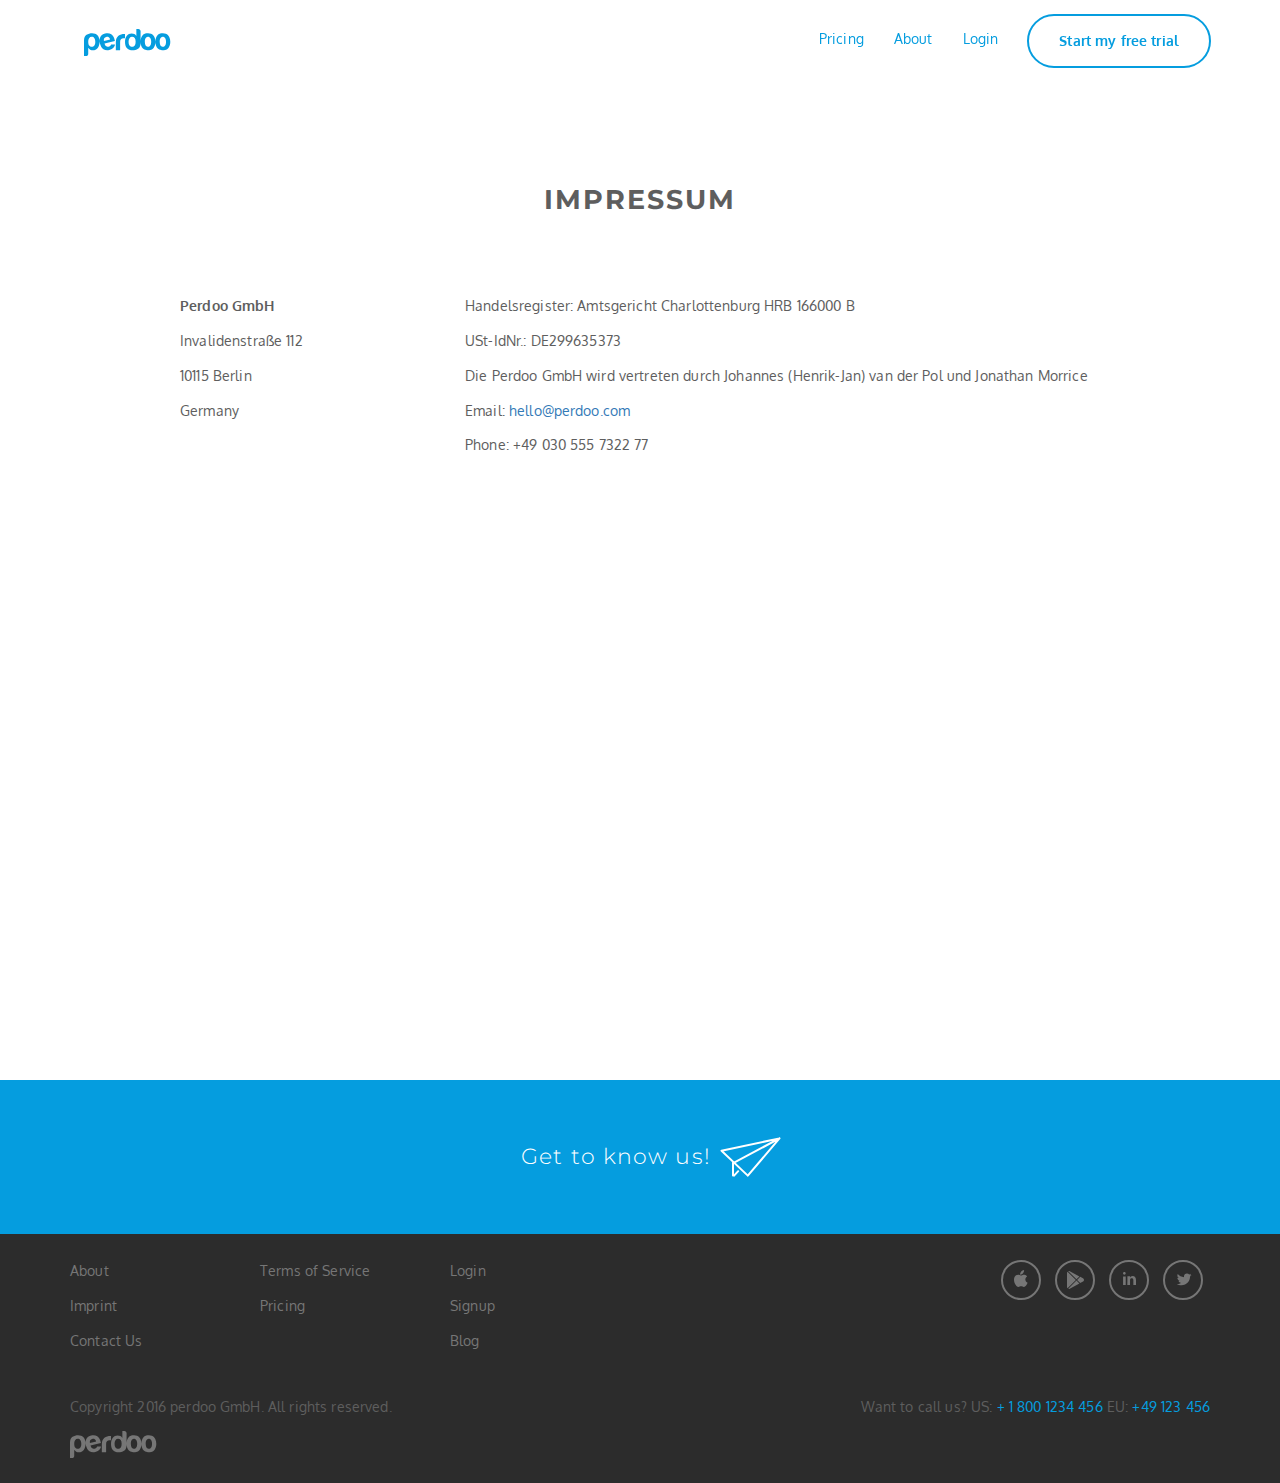
<file: imprint.html>
<!doctype html><html lang="">

<head>
    <title>Imprint</title>
    <meta charset="utf-8">
<meta name="description" content="">
<meta name="viewport" content="width=device-width, initial-scale=1, shrink-to-fit=no">

<link rel="shortcut icon" href="/favicon.ico">
<link rel="apple-touch-icon" href="/apple-touch-icon.png">

<link rel="stylesheet" href="styles/perdoo.css">
</head>
<body>
   <!-- ---------------------------------------------------------------------------------------------------------------- -->
    
    <header id="header" class="header-noshadow">
    <nav>
    <div id="header-branding">
        <button type="button" class="navbar-toggle collapsed" data-toggle="collapse" data-target="#header-navigation" aria-expanded="false" aria-controls="navbar">
            <span class="sr-only">Toggle navigation</span>
            <span class="icon-bar"></span>
            <span class="icon-bar"></span>
            <span class="icon-bar"></span>
        </button>
        <a href="index.html">
            <svg width="87" height="27" viewBox="0 0 87 27" xmlns="http://www.w3.org/2000/svg">
                <path d="M19.918 12.08l6.253-1.574c-.35-1.095-.84-1.85-1.464-2.263-.67-.445-1.498-.54-2.477-.295-.9.227-1.568.7-1.997 1.42-.434.724-.536 1.628-.315 2.71zM4.224 24.915c0 .572-.207 1.06-.62 1.47-.418.41-.91.614-1.492.614H0V11.7c0-2.87.847-4.823 2.54-5.867 1.694-1.045 3.536-1.57 5.52-1.57 1.033 0 2.076.194 3.13.583 1.052.394 1.894.955 2.513 1.695 1.24 1.597 1.858 3.65 1.858 6.147 0 2.588-.618 4.677-1.857 6.278-1.238 1.558-2.83 2.335-4.77 2.335-1.036 0-1.94-.184-2.724-.55-.832-.41-1.49-1.046-1.986-1.906v6.072zm27.605-3.6V13.39c0-1.597.234-2.938.705-4.022.47-1.09 1.112-1.96 1.933-2.613.778-.613 1.687-1.064 2.727-1.352 1.04-.288 2.11-.43 3.213-.43h.616v4.37h-1.41c-1.186 0-2.064.287-2.633.858-.57.577-.856 1.473-.856 2.704v8.412H31.83zM52.352 0h2.116c.583 0 1.076.213 1.495.64.414.425.62.903.62 1.432v11.874c0 2.882-.848 4.83-2.55 5.848-1.703 1.013-3.55 1.522-5.543 1.522-1.077 0-2.138-.172-3.172-.52-1.04-.342-1.867-.898-2.492-1.672-1.204-1.5-1.804-3.548-1.804-6.145 0-2.56.6-4.607 1.804-6.15 1.246-1.584 2.842-2.374 4.794-2.374 1.04 0 1.952.203 2.737.608.832.488 1.495 1.117 1.993 1.885V0zm6.597 19.54c-.85-.74-1.454-1.734-1.82-2.99-.364-1.248-.545-2.55-.545-3.905 0-1.108.15-2.216.456-3.324.3-1.106.777-2.025 1.423-2.766 1.05-1.228 2.406-1.958 4.062-2.184 1.66-.226 3.156-.094 4.49.4 1.532.613 2.665 1.685 3.394 3.202.688 1.35 1.03 2.93 1.03 4.736 0 1.313-.14 2.44-.425 3.38-.285.946-.647 1.75-1.092 2.406-.967 1.35-2.204 2.19-3.7 2.52-1.334.368-2.674.4-4.03.095-1.355-.31-2.436-.836-3.243-1.57zm14.853 0c-.848-.74-1.453-1.734-1.82-2.99-.363-1.248-.544-2.55-.544-3.905 0-1.108.15-2.216.454-3.324.3-1.106.776-2.025 1.423-2.766 1.05-1.228 2.406-1.958 4.06-2.184 1.662-.226 3.157-.094 4.492.4 1.53.613 2.664 1.685 3.393 3.202.688 1.35 1.03 2.93 1.03 4.736 0 1.313-.14 2.44-.424 3.38-.286.946-.648 1.75-1.093 2.406-.968 1.35-2.204 2.19-3.7 2.52-1.334.368-2.674.4-4.03.095-1.355-.31-2.437-.836-3.244-1.57zm2.995-10.887c-.816.942-1.184 2.344-1.104 4.203.074 1.858.408 3.156.99 3.894.234.33.642.602 1.224.827.583.225 1.175.246 1.777.063.602-.183 1.14-.644 1.607-1.382.463-.733.717-1.92.757-3.554 0-1.476-.225-2.58-.673-3.314-.448-.737-.96-1.21-1.543-1.413-.582-.204-1.17-.214-1.752-.03-.582.187-1.01.423-1.284.706zm-14.853 0c-.816.942-1.185 2.344-1.105 4.203.074 1.858.408 3.156.99 3.894.234.33.642.602 1.225.827.582.225 1.174.246 1.776.063.603-.183 1.14-.644 1.61-1.382.46-.733.715-1.92.755-3.554 0-1.476-.224-2.58-.672-3.314-.448-.737-.96-1.21-1.543-1.413-.582-.204-1.17-.214-1.75-.03-.584.187-1.012.423-1.285.706zM44.56 12.635c0 1.668.313 2.937.93 3.817.62.874 1.513 1.31 2.67 1.31 1.116 0 1.983-.436 2.607-1.31.576-.88.867-2.15.867-3.817 0-1.503-.312-2.692-.93-3.566-.66-.838-1.55-1.254-2.67-1.254-1.073 0-1.924.437-2.543 1.31-.617.838-.93 2.006-.93 3.51zm-33.243.25c0-1.63-.308-2.878-.93-3.758-.62-.874-1.513-1.31-2.67-1.31-1.115 0-1.986.436-2.602 1.31-.58.794-.87 2.047-.87 3.758 0 1.584.307 2.772.928 3.567.622.874 1.514 1.31 2.67 1.31 1.074 0 1.924-.436 2.545-1.31.62-.88.93-2.07.93-3.567zm19.805 2.375c-.194 1.264-.685 2.35-1.472 3.26-1.01 1.218-2.458 2.06-4.337 2.52-2.278.56-4.25.265-5.896-.888-1.642-1.11-2.793-2.995-3.458-5.656-.636-2.54-.512-4.67.376-6.404.918-1.784 2.515-2.96 4.794-3.52 2.4-.59 4.437-.336 6.115.766 1.646 1.148 2.796 3.03 3.45 5.646l.103.412.06.24c.05.197.063.34.042.43L20.522 14.62c.116.405.25.77.406 1.09l-.01.005.027.063v.002c.028.06.056.12.087.18l.003.005.004.008.023.045.004.007.005.01.024.04.01.017.027.048.004.006c.022.037.045.074.07.11l.003.005.036.055.034.047.006.008.006.01.03.038.004.007.004.005.034.044.003.005.04.05h.003l.005.007.038.045.042.048.003.004h.002l.04.045.004.004.002.002.037.04.007.006.004.004.033.033.026.025.025.024.015.013.026.025.002.002.02.02h.003l.026.024.003.002.024.02.027.024v.002l.02.016.006.004.027.022.005.004.016.013.006.006.028.022.01.008.007.005.038.03.024.02h.003l.028.02.022.016.007.005.028.02.02.014.01.006.028.02.022.013.008.005.03.02.023.014.007.003.03.018.014.008.03.018.017.01.03.017.028.015.003.002c.096.053.196.1.298.14l.004.003.004.002.043.017.016.006.01.004.046.018.005.002h.002l.007.003.043.015.014.005h.004l.056.02.006.002h.004l.06.02h.002l.065.018h.002c.04.012.083.023.125.033l.004.002h.004l.055.013.006.002h.005l.06.012h.012l.053.01h.002l.005.002h.007l.057.01h.003l.01.002.057.008h.002l.064.008h.008l.063.006h.006l.138.01H23.983c.046 0 .092 0 .137-.002l.067-.004h.012l.06-.005h.006l.067-.007h.002l.07-.01h.003l.07-.01.073-.01.026-.006.06-.012.01-.002.01-.002.065-.014.023-.005.057-.014.017-.004.067-.02.007-.002.016-.004.05-.015.027-.01.06-.02h.007v-.002l.07-.024.017-.006.05-.02.025-.01.06-.024.025-.01.038-.018.03-.014.006-.002.053-.024.005-.003h.003l.065-.033.012-.007.052-.027.012-.007.003-.003.005-.003.054-.03.018-.01.046-.028.02-.013h.003l.05-.03.003-.003.018-.013.05-.032.01-.007.058-.04.003-.003.005-.003.05-.037.023-.017.033-.026.026-.02.046-.037.018-.015.04-.034.017-.015.003-.002.042-.037.028-.025.023-.022.022-.02.035-.036.028-.028.032-.035.017-.017.006-.007.028-.03.027-.03.005-.004.02-.022v-.002l.005-.005.013-.015.004-.004.015-.018.015-.02.002-.003.03-.038.012-.014.012-.017.016-.023h.002l.017-.024.004-.006.014-.018.005-.007.012-.017.007-.01.003-.006.03-.04v-.004l.01-.012.012-.02.003-.004.012-.018.004-.006.016-.024.006-.01.02-.033.005-.008.016-.024.002-.003.002-.003.01-.02.005-.006.01-.02.016-.024.012-.02.002-.003v-.003l.015-.026.013-.024.014-.026.002-.005.01-.02.013-.027.005-.01.008-.016.004-.008.002-.004.02-.04.008-.02.004-.007.008-.018.004-.01.012-.025.01-.027.003-.005.01-.022.012-.027.01-.028.01-.028.01-.02.002-.007.003-.008.007-.02.002-.008 4.036-.302z" fill-rule="evenodd" />
            </svg>
        </a>
    </div>
    <div id="header-navigation">
        <ul>
            <li><a href="price.html">Pricing</a></li>
            <li><a href="about.html">About</a></li>
            <li><a href="#">Login</a></li>
            <li><a href="#" class="button">Start my free trial</a></li>
        </ul>
    </div>
</nav> 
    </header>
    
    <!-- ---------------------------------------------------------------------------------------------------------------- -->
    
    <section id="impressum">
        <div id="impressum__container">
            <h1>Impressum</h1>
            <div class="impressum__col1">
                <p><strong>Perdoo GmbH</strong>
                <br>Invalidenstraße 112
                <br>10115 Berlin
                <br>Germany</p>
            </div>
            <div class="impressum__col2">
                <p>Handelsregister: Amtsgericht Charlottenburg HRB 166000 B</p>
                <p>USt-IdNr.: DE299635373</p>
                <p>Die Perdoo GmbH wird vertreten durch Johannes (Henrik-Jan) van der Pol und Jonathan Morrice</p>
                <p>Email: <a href="mailto:hello@perdoo.com" target="_blank">hello@perdoo.com</a></p>
                <p>Phone: +49 030 555 7322 77</p>
            </div>
        </div>
    </section>
    
    <!-- ---------------------------------------------------------------------------------------------------------------- -->
    
    <section id="get-to-know">
    <a href="mailto:hello@perdoo.com" target="_blank">
        <div>
            <h3>Get to know us!</h3>
        </div>
    </a>
</section> 
        
    <!-- ---------------------------------------------------------------------------------------------------------------- -->
    
    <footer>
    <section id="footer-row1">
        <div id="footer-row1__container">
            <div id="footer-row1__column1">
                <a href="about.html">About</a>
                <a href="imprint.html">Imprint</a>
                <a href="mailto:hello@perdoo.com" target="_blank">Contact Us</a>
            </div>
            <div id="footer-row1__column2">
                <a href="terms.html">Terms of Service</a>
                <a href="price.html">Pricing</a>
            </div>
            <div id="footer-row1__column3">
                <a href="#">Login</a>
                <a href="#">Signup</a>
                <a href="https://www.perdoo.com/blog/" target="_blank">Blog</a>
            </div>
            <div id="footer-row1__column4">
                <a href="https://itunes.apple.com/us/app/perdoo/id1007404904" target="_blank" class="apple_store button"></a>
                <a href="https://play.google.com/store/apps/details?id=com.perdoo.app" target="_blank" class="google_play button"></a>
                <a href="https://www.linkedin.com/company/perdoo" target="_blank" class="linkedin button"></a>
                <a href="https://twitter.com/PerdooHQ" target="_blank" class="twitter button"></a>
            </div>
        </div>
    </section>
    <section id="footer-row2">
        <div id="footer-row2__container">
            <div id="footer-row2__column1">
                <p>Copyright 2016 perdoo GmbH. All rights reserved.</p>
                <svg width="87" height="27" viewBox="0 0 87 27" xmlns="http://www.w3.org/2000/svg">
                    <path d="M19.918 12.08l6.253-1.574c-.35-1.095-.84-1.85-1.464-2.263-.67-.445-1.498-.54-2.477-.295-.9.227-1.568.7-1.997 1.42-.434.724-.536 1.628-.315 2.71zM4.224 24.915c0 .572-.207 1.06-.62 1.47-.418.41-.91.614-1.492.614H0V11.7c0-2.87.847-4.823 2.54-5.867 1.694-1.045 3.536-1.57 5.52-1.57 1.033 0 2.076.194 3.13.583 1.052.394 1.894.955 2.513 1.695 1.24 1.597 1.858 3.65 1.858 6.147 0 2.588-.618 4.677-1.857 6.278-1.238 1.558-2.83 2.335-4.77 2.335-1.036 0-1.94-.184-2.724-.55-.832-.41-1.49-1.046-1.986-1.906v6.072zm27.605-3.6V13.39c0-1.597.234-2.938.705-4.022.47-1.09 1.112-1.96 1.933-2.613.778-.613 1.687-1.064 2.727-1.352 1.04-.288 2.11-.43 3.213-.43h.616v4.37h-1.41c-1.186 0-2.064.287-2.633.858-.57.577-.856 1.473-.856 2.704v8.412H31.83zM52.352 0h2.116c.583 0 1.076.213 1.495.64.414.425.62.903.62 1.432v11.874c0 2.882-.848 4.83-2.55 5.848-1.703 1.013-3.55 1.522-5.543 1.522-1.077 0-2.138-.172-3.172-.52-1.04-.342-1.867-.898-2.492-1.672-1.204-1.5-1.804-3.548-1.804-6.145 0-2.56.6-4.607 1.804-6.15 1.246-1.584 2.842-2.374 4.794-2.374 1.04 0 1.952.203 2.737.608.832.488 1.495 1.117 1.993 1.885V0zm6.597 19.54c-.85-.74-1.454-1.734-1.82-2.99-.364-1.248-.545-2.55-.545-3.905 0-1.108.15-2.216.456-3.324.3-1.106.777-2.025 1.423-2.766 1.05-1.228 2.406-1.958 4.062-2.184 1.66-.226 3.156-.094 4.49.4 1.532.613 2.665 1.685 3.394 3.202.688 1.35 1.03 2.93 1.03 4.736 0 1.313-.14 2.44-.425 3.38-.285.946-.647 1.75-1.092 2.406-.967 1.35-2.204 2.19-3.7 2.52-1.334.368-2.674.4-4.03.095-1.355-.31-2.436-.836-3.243-1.57zm14.853 0c-.848-.74-1.453-1.734-1.82-2.99-.363-1.248-.544-2.55-.544-3.905 0-1.108.15-2.216.454-3.324.3-1.106.776-2.025 1.423-2.766 1.05-1.228 2.406-1.958 4.06-2.184 1.662-.226 3.157-.094 4.492.4 1.53.613 2.664 1.685 3.393 3.202.688 1.35 1.03 2.93 1.03 4.736 0 1.313-.14 2.44-.424 3.38-.286.946-.648 1.75-1.093 2.406-.968 1.35-2.204 2.19-3.7 2.52-1.334.368-2.674.4-4.03.095-1.355-.31-2.437-.836-3.244-1.57zm2.995-10.887c-.816.942-1.184 2.344-1.104 4.203.074 1.858.408 3.156.99 3.894.234.33.642.602 1.224.827.583.225 1.175.246 1.777.063.602-.183 1.14-.644 1.607-1.382.463-.733.717-1.92.757-3.554 0-1.476-.225-2.58-.673-3.314-.448-.737-.96-1.21-1.543-1.413-.582-.204-1.17-.214-1.752-.03-.582.187-1.01.423-1.284.706zm-14.853 0c-.816.942-1.185 2.344-1.105 4.203.074 1.858.408 3.156.99 3.894.234.33.642.602 1.225.827.582.225 1.174.246 1.776.063.603-.183 1.14-.644 1.61-1.382.46-.733.715-1.92.755-3.554 0-1.476-.224-2.58-.672-3.314-.448-.737-.96-1.21-1.543-1.413-.582-.204-1.17-.214-1.75-.03-.584.187-1.012.423-1.285.706zM44.56 12.635c0 1.668.313 2.937.93 3.817.62.874 1.513 1.31 2.67 1.31 1.116 0 1.983-.436 2.607-1.31.576-.88.867-2.15.867-3.817 0-1.503-.312-2.692-.93-3.566-.66-.838-1.55-1.254-2.67-1.254-1.073 0-1.924.437-2.543 1.31-.617.838-.93 2.006-.93 3.51zm-33.243.25c0-1.63-.308-2.878-.93-3.758-.62-.874-1.513-1.31-2.67-1.31-1.115 0-1.986.436-2.602 1.31-.58.794-.87 2.047-.87 3.758 0 1.584.307 2.772.928 3.567.622.874 1.514 1.31 2.67 1.31 1.074 0 1.924-.436 2.545-1.31.62-.88.93-2.07.93-3.567zm19.805 2.375c-.194 1.264-.685 2.35-1.472 3.26-1.01 1.218-2.458 2.06-4.337 2.52-2.278.56-4.25.265-5.896-.888-1.642-1.11-2.793-2.995-3.458-5.656-.636-2.54-.512-4.67.376-6.404.918-1.784 2.515-2.96 4.794-3.52 2.4-.59 4.437-.336 6.115.766 1.646 1.148 2.796 3.03 3.45 5.646l.103.412.06.24c.05.197.063.34.042.43L20.522 14.62c.116.405.25.77.406 1.09l-.01.005.027.063v.002c.028.06.056.12.087.18l.003.005.004.008.023.045.004.007.005.01.024.04.01.017.027.048.004.006c.022.037.045.074.07.11l.003.005.036.055.034.047.006.008.006.01.03.038.004.007.004.005.034.044.003.005.04.05h.003l.005.007.038.045.042.048.003.004h.002l.04.045.004.004.002.002.037.04.007.006.004.004.033.033.026.025.025.024.015.013.026.025.002.002.02.02h.003l.026.024.003.002.024.02.027.024v.002l.02.016.006.004.027.022.005.004.016.013.006.006.028.022.01.008.007.005.038.03.024.02h.003l.028.02.022.016.007.005.028.02.02.014.01.006.028.02.022.013.008.005.03.02.023.014.007.003.03.018.014.008.03.018.017.01.03.017.028.015.003.002c.096.053.196.1.298.14l.004.003.004.002.043.017.016.006.01.004.046.018.005.002h.002l.007.003.043.015.014.005h.004l.056.02.006.002h.004l.06.02h.002l.065.018h.002c.04.012.083.023.125.033l.004.002h.004l.055.013.006.002h.005l.06.012h.012l.053.01h.002l.005.002h.007l.057.01h.003l.01.002.057.008h.002l.064.008h.008l.063.006h.006l.138.01H23.983c.046 0 .092 0 .137-.002l.067-.004h.012l.06-.005h.006l.067-.007h.002l.07-.01h.003l.07-.01.073-.01.026-.006.06-.012.01-.002.01-.002.065-.014.023-.005.057-.014.017-.004.067-.02.007-.002.016-.004.05-.015.027-.01.06-.02h.007v-.002l.07-.024.017-.006.05-.02.025-.01.06-.024.025-.01.038-.018.03-.014.006-.002.053-.024.005-.003h.003l.065-.033.012-.007.052-.027.012-.007.003-.003.005-.003.054-.03.018-.01.046-.028.02-.013h.003l.05-.03.003-.003.018-.013.05-.032.01-.007.058-.04.003-.003.005-.003.05-.037.023-.017.033-.026.026-.02.046-.037.018-.015.04-.034.017-.015.003-.002.042-.037.028-.025.023-.022.022-.02.035-.036.028-.028.032-.035.017-.017.006-.007.028-.03.027-.03.005-.004.02-.022v-.002l.005-.005.013-.015.004-.004.015-.018.015-.02.002-.003.03-.038.012-.014.012-.017.016-.023h.002l.017-.024.004-.006.014-.018.005-.007.012-.017.007-.01.003-.006.03-.04v-.004l.01-.012.012-.02.003-.004.012-.018.004-.006.016-.024.006-.01.02-.033.005-.008.016-.024.002-.003.002-.003.01-.02.005-.006.01-.02.016-.024.012-.02.002-.003v-.003l.015-.026.013-.024.014-.026.002-.005.01-.02.013-.027.005-.01.008-.016.004-.008.002-.004.02-.04.008-.02.004-.007.008-.018.004-.01.012-.025.01-.027.003-.005.01-.022.012-.027.01-.028.01-.028.01-.02.002-.007.003-.008.007-.02.002-.008 4.036-.302z" fill-rule="evenodd" />
                </svg>
            </div>
            <div id="footer-row2__column2">
                <address>Want to call us? US: <span>+ 1 800 1234 456</span>  EU: <span>+49 123 456</span></address>
            </div>
        </div>
    </section>
</footer>     
    <!--[if lt IE 10]>
        <p class="browsehappy">You are using an <strong>outdated</strong> browser. Please <a href="http://browsehappy.com/">upgrade your browser</a> to improve your experience.</p>
    <![endif]-->
<!--    <script src="https://ajax.googleapis.com/ajax/libs/jquery/1.11.3/jquery.min.js"></script>-->
<script src="https://ajax.googleapis.com/ajax/libs/jquery/2.1.4/jquery.min.js"></script>
<script src="https://maxcdn.bootstrapcdn.com/bootstrap/3.3.6/js/bootstrap.min.js" integrity="sha384-0mSbJDEHialfmuBBQP6A4Qrprq5OVfW37PRR3j5ELqxss1yVqOtnepnHVP9aJ7xS" crossorigin="anonymous"></script> 
    <script src="scripts/custom-inside.js"></script>
</body>

</html>
</file>
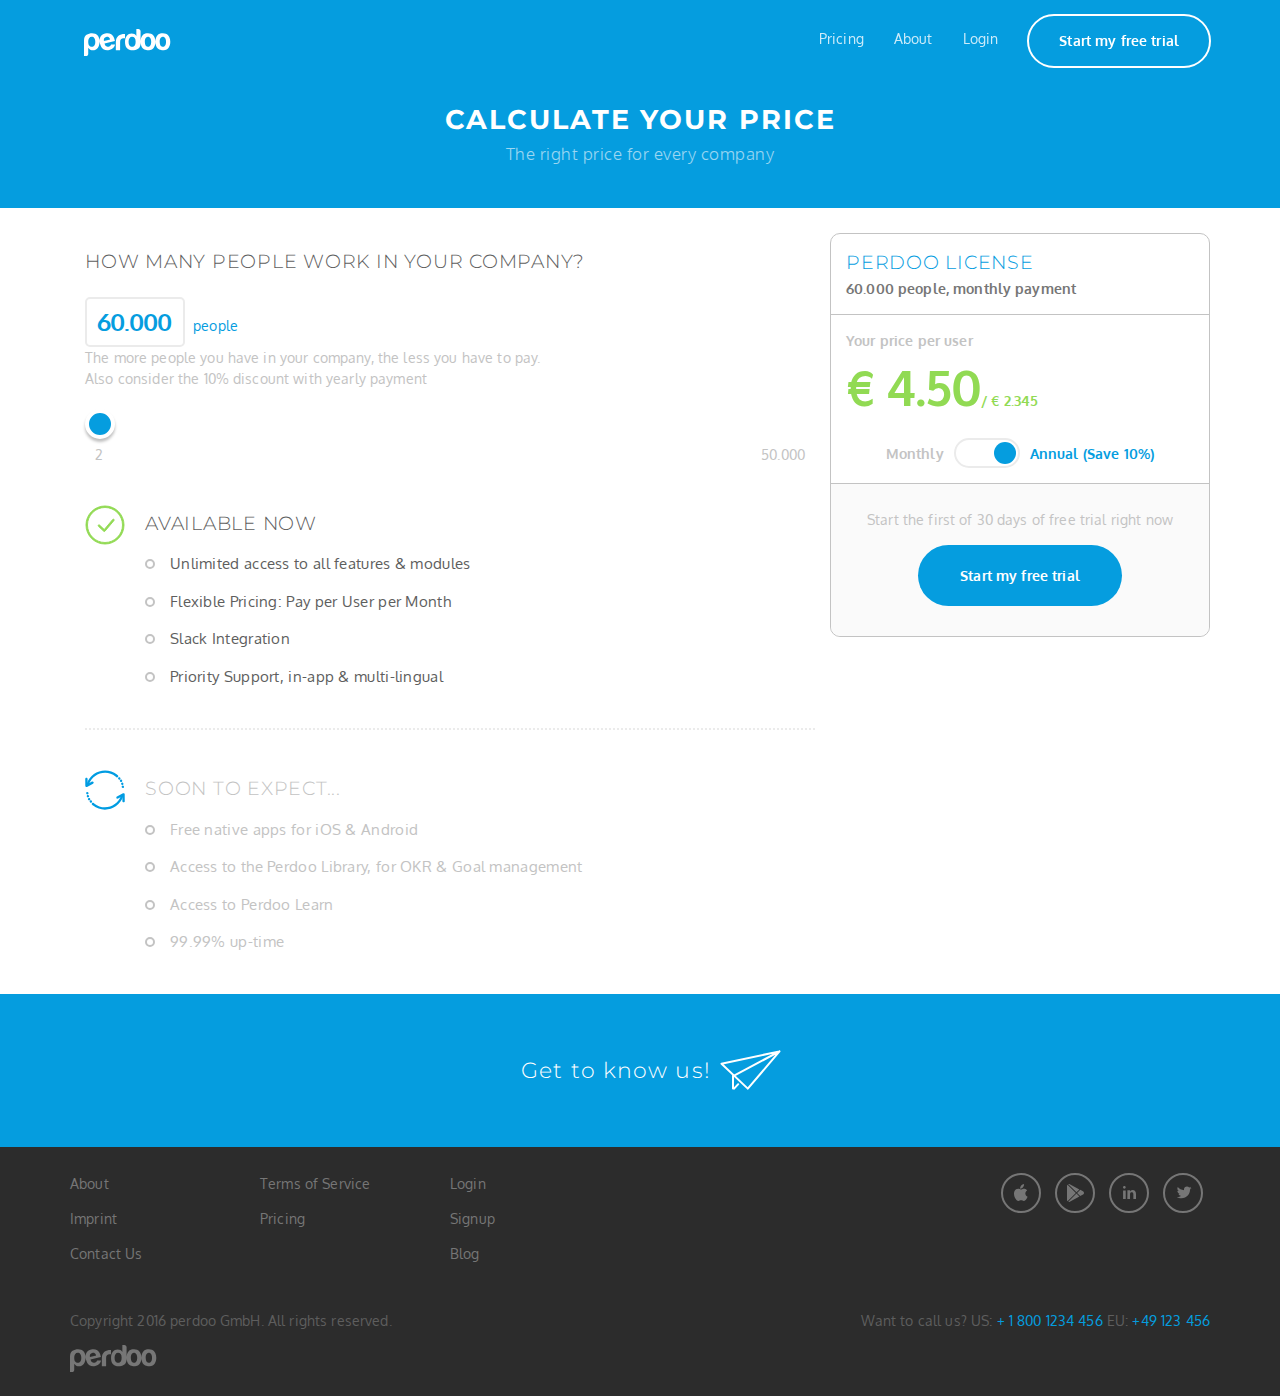
<file: price.html>
<!doctype html><html lang="">
<head>
    <title>About perdoo</title>
    <meta charset="utf-8">
<meta name="description" content="">
<meta name="viewport" content="width=device-width, initial-scale=1, shrink-to-fit=no">

<link rel="shortcut icon" href="/favicon.ico">
<link rel="apple-touch-icon" href="/apple-touch-icon.png">

<link rel="stylesheet" href="styles/perdoo.css"></head>
<body>
   <!-- ---------------------------------------------------------------------------------------------------------------- -->
    
    <header id="header" class="header-bright">
    <nav>
    <div id="header-branding">
        <button type="button" class="navbar-toggle collapsed" data-toggle="collapse" data-target="#header-navigation" aria-expanded="false" aria-controls="navbar">
            <span class="sr-only">Toggle navigation</span>
            <span class="icon-bar"></span>
            <span class="icon-bar"></span>
            <span class="icon-bar"></span>
        </button>
        <a href="index.html">
            <svg width="87" height="27" viewBox="0 0 87 27" xmlns="http://www.w3.org/2000/svg">
                <path d="M19.918 12.08l6.253-1.574c-.35-1.095-.84-1.85-1.464-2.263-.67-.445-1.498-.54-2.477-.295-.9.227-1.568.7-1.997 1.42-.434.724-.536 1.628-.315 2.71zM4.224 24.915c0 .572-.207 1.06-.62 1.47-.418.41-.91.614-1.492.614H0V11.7c0-2.87.847-4.823 2.54-5.867 1.694-1.045 3.536-1.57 5.52-1.57 1.033 0 2.076.194 3.13.583 1.052.394 1.894.955 2.513 1.695 1.24 1.597 1.858 3.65 1.858 6.147 0 2.588-.618 4.677-1.857 6.278-1.238 1.558-2.83 2.335-4.77 2.335-1.036 0-1.94-.184-2.724-.55-.832-.41-1.49-1.046-1.986-1.906v6.072zm27.605-3.6V13.39c0-1.597.234-2.938.705-4.022.47-1.09 1.112-1.96 1.933-2.613.778-.613 1.687-1.064 2.727-1.352 1.04-.288 2.11-.43 3.213-.43h.616v4.37h-1.41c-1.186 0-2.064.287-2.633.858-.57.577-.856 1.473-.856 2.704v8.412H31.83zM52.352 0h2.116c.583 0 1.076.213 1.495.64.414.425.62.903.62 1.432v11.874c0 2.882-.848 4.83-2.55 5.848-1.703 1.013-3.55 1.522-5.543 1.522-1.077 0-2.138-.172-3.172-.52-1.04-.342-1.867-.898-2.492-1.672-1.204-1.5-1.804-3.548-1.804-6.145 0-2.56.6-4.607 1.804-6.15 1.246-1.584 2.842-2.374 4.794-2.374 1.04 0 1.952.203 2.737.608.832.488 1.495 1.117 1.993 1.885V0zm6.597 19.54c-.85-.74-1.454-1.734-1.82-2.99-.364-1.248-.545-2.55-.545-3.905 0-1.108.15-2.216.456-3.324.3-1.106.777-2.025 1.423-2.766 1.05-1.228 2.406-1.958 4.062-2.184 1.66-.226 3.156-.094 4.49.4 1.532.613 2.665 1.685 3.394 3.202.688 1.35 1.03 2.93 1.03 4.736 0 1.313-.14 2.44-.425 3.38-.285.946-.647 1.75-1.092 2.406-.967 1.35-2.204 2.19-3.7 2.52-1.334.368-2.674.4-4.03.095-1.355-.31-2.436-.836-3.243-1.57zm14.853 0c-.848-.74-1.453-1.734-1.82-2.99-.363-1.248-.544-2.55-.544-3.905 0-1.108.15-2.216.454-3.324.3-1.106.776-2.025 1.423-2.766 1.05-1.228 2.406-1.958 4.06-2.184 1.662-.226 3.157-.094 4.492.4 1.53.613 2.664 1.685 3.393 3.202.688 1.35 1.03 2.93 1.03 4.736 0 1.313-.14 2.44-.424 3.38-.286.946-.648 1.75-1.093 2.406-.968 1.35-2.204 2.19-3.7 2.52-1.334.368-2.674.4-4.03.095-1.355-.31-2.437-.836-3.244-1.57zm2.995-10.887c-.816.942-1.184 2.344-1.104 4.203.074 1.858.408 3.156.99 3.894.234.33.642.602 1.224.827.583.225 1.175.246 1.777.063.602-.183 1.14-.644 1.607-1.382.463-.733.717-1.92.757-3.554 0-1.476-.225-2.58-.673-3.314-.448-.737-.96-1.21-1.543-1.413-.582-.204-1.17-.214-1.752-.03-.582.187-1.01.423-1.284.706zm-14.853 0c-.816.942-1.185 2.344-1.105 4.203.074 1.858.408 3.156.99 3.894.234.33.642.602 1.225.827.582.225 1.174.246 1.776.063.603-.183 1.14-.644 1.61-1.382.46-.733.715-1.92.755-3.554 0-1.476-.224-2.58-.672-3.314-.448-.737-.96-1.21-1.543-1.413-.582-.204-1.17-.214-1.75-.03-.584.187-1.012.423-1.285.706zM44.56 12.635c0 1.668.313 2.937.93 3.817.62.874 1.513 1.31 2.67 1.31 1.116 0 1.983-.436 2.607-1.31.576-.88.867-2.15.867-3.817 0-1.503-.312-2.692-.93-3.566-.66-.838-1.55-1.254-2.67-1.254-1.073 0-1.924.437-2.543 1.31-.617.838-.93 2.006-.93 3.51zm-33.243.25c0-1.63-.308-2.878-.93-3.758-.62-.874-1.513-1.31-2.67-1.31-1.115 0-1.986.436-2.602 1.31-.58.794-.87 2.047-.87 3.758 0 1.584.307 2.772.928 3.567.622.874 1.514 1.31 2.67 1.31 1.074 0 1.924-.436 2.545-1.31.62-.88.93-2.07.93-3.567zm19.805 2.375c-.194 1.264-.685 2.35-1.472 3.26-1.01 1.218-2.458 2.06-4.337 2.52-2.278.56-4.25.265-5.896-.888-1.642-1.11-2.793-2.995-3.458-5.656-.636-2.54-.512-4.67.376-6.404.918-1.784 2.515-2.96 4.794-3.52 2.4-.59 4.437-.336 6.115.766 1.646 1.148 2.796 3.03 3.45 5.646l.103.412.06.24c.05.197.063.34.042.43L20.522 14.62c.116.405.25.77.406 1.09l-.01.005.027.063v.002c.028.06.056.12.087.18l.003.005.004.008.023.045.004.007.005.01.024.04.01.017.027.048.004.006c.022.037.045.074.07.11l.003.005.036.055.034.047.006.008.006.01.03.038.004.007.004.005.034.044.003.005.04.05h.003l.005.007.038.045.042.048.003.004h.002l.04.045.004.004.002.002.037.04.007.006.004.004.033.033.026.025.025.024.015.013.026.025.002.002.02.02h.003l.026.024.003.002.024.02.027.024v.002l.02.016.006.004.027.022.005.004.016.013.006.006.028.022.01.008.007.005.038.03.024.02h.003l.028.02.022.016.007.005.028.02.02.014.01.006.028.02.022.013.008.005.03.02.023.014.007.003.03.018.014.008.03.018.017.01.03.017.028.015.003.002c.096.053.196.1.298.14l.004.003.004.002.043.017.016.006.01.004.046.018.005.002h.002l.007.003.043.015.014.005h.004l.056.02.006.002h.004l.06.02h.002l.065.018h.002c.04.012.083.023.125.033l.004.002h.004l.055.013.006.002h.005l.06.012h.012l.053.01h.002l.005.002h.007l.057.01h.003l.01.002.057.008h.002l.064.008h.008l.063.006h.006l.138.01H23.983c.046 0 .092 0 .137-.002l.067-.004h.012l.06-.005h.006l.067-.007h.002l.07-.01h.003l.07-.01.073-.01.026-.006.06-.012.01-.002.01-.002.065-.014.023-.005.057-.014.017-.004.067-.02.007-.002.016-.004.05-.015.027-.01.06-.02h.007v-.002l.07-.024.017-.006.05-.02.025-.01.06-.024.025-.01.038-.018.03-.014.006-.002.053-.024.005-.003h.003l.065-.033.012-.007.052-.027.012-.007.003-.003.005-.003.054-.03.018-.01.046-.028.02-.013h.003l.05-.03.003-.003.018-.013.05-.032.01-.007.058-.04.003-.003.005-.003.05-.037.023-.017.033-.026.026-.02.046-.037.018-.015.04-.034.017-.015.003-.002.042-.037.028-.025.023-.022.022-.02.035-.036.028-.028.032-.035.017-.017.006-.007.028-.03.027-.03.005-.004.02-.022v-.002l.005-.005.013-.015.004-.004.015-.018.015-.02.002-.003.03-.038.012-.014.012-.017.016-.023h.002l.017-.024.004-.006.014-.018.005-.007.012-.017.007-.01.003-.006.03-.04v-.004l.01-.012.012-.02.003-.004.012-.018.004-.006.016-.024.006-.01.02-.033.005-.008.016-.024.002-.003.002-.003.01-.02.005-.006.01-.02.016-.024.012-.02.002-.003v-.003l.015-.026.013-.024.014-.026.002-.005.01-.02.013-.027.005-.01.008-.016.004-.008.002-.004.02-.04.008-.02.004-.007.008-.018.004-.01.012-.025.01-.027.003-.005.01-.022.012-.027.01-.028.01-.028.01-.02.002-.007.003-.008.007-.02.002-.008 4.036-.302z" fill-rule="evenodd" />
            </svg>
        </a>
    </div>
    <div id="header-navigation">
        <ul>
            <li><a href="price.html">Pricing</a></li>
            <li><a href="about.html">About</a></li>
            <li><a href="#">Login</a></li>
            <li><a href="#" class="button">Start my free trial</a></li>
        </ul>
    </div>
</nav> 
    </header>
    
    <!-- ---------------------------------------------------------------------------------------------------------------- -->
    
    <section id="price_header">
        <div id="price_header__container">
            <div>
                <h1>Calculate your price</h1>
                <h5>The right price for every company</h5>
            </div>
        </div>
    </section>
    
    <!-- ---------------------------------------------------------------------------------------------------------------- -->
    
    <section id="price">
        <div id="price__container">
            <div id="price__col1">
                <!-- slider -->
                <div id="price__calculator">
                    <h2>How many people work in your company?</h2>
                    <form>
                        <input id="employee_count" value="60.000">
                        <label for="employee_count">people</label>
                    </form>
                    <p>The more people you have in your company, the less you have to pay.<br>Also consider the 10% discount with yearly payment</p>
                    <div id="price__calculator-container"> <!-- here comes the slider -->
                        <div id="price__calculator-slider" class="dragdealer">
                            <div id="price__calculator-slider-button" class="handle"></div> <!-- this supposed to be the slider button -->
                        </div>
                        <p id="price__calulcator-min-max">
                            <span id="price__calulcator-min">2</span><span id="price__calulcator-max">50.000</span>
                        </p>
                    </div>
                </div>
                <!-- textings --> 
                <div id="price__available">
                    <img src="images/icon-available.svg">
                    <div>
                        <h2>Available now</h2>
                        <ul>
                            <li>Unlimited access to all features & modules</li>
                            <li>Flexible Pricing: Pay per User per Month</li>
                            <li>Slack Integration</li>
                            <li>Priority Support, in-app & multi-lingual</li>
                        </ul>
                    </div>
                </div>
                <div id="price__soon">
                    <img src="images/icon-soon.svg">
                    <div>
                        <h2>Soon to expect...</h2>
                        <ul>  
                            <li>Free native apps for iOS & Android</li>
                            <li>Access to the Perdoo Library, for OKR & Goal management</li>
                            <li>Access to Perdoo Learn</li>
                            <li>99.99% up-time</li>
                        </ul>
                    </div>
                </div>
            </div>
            <div id="price__col2">
                <!-- price indicator -->
                <div id="price__col2_title">
                    <h2>Perdoo license</h2>
                    <p>60.000 people, monthly payment</p>
                </div>
                <div id="price__col2_indicator">
                    <p>Your price per user</p>
                    <p id="price__col2_price">&euro; 4.50<span>/ &euro; 2.345</span></p>
                    <!-- switch button -->
                    <div id="price__switch_container">
                        <span id="price__switch_monthly">Monthly</span>
                        <div id="price__switch">
                            <!-- switch classes: "annual" or "monthly" -->
                            <div id="price__switch_button" class="annual"></div>
                        </div>
                        <!-- and add "selected" class to the selected option -->
                        <span id="price__switch_annual" class="selected">Annual (Save 10%)</span>
                    </div>
                </div>
                <div id="price__col2_start">
                    <p>Start the first of 30 days of free trial right now</p>
                    <a href="#" class="button">Start my free trial</a>
                </div>
            </div>
        </div>
    </section>
    
    <!-- ---------------------------------------------------------------------------------------------------------------- -->
    
    <section id="get-to-know">
    <a href="mailto:hello@perdoo.com" target="_blank">
        <div>
            <h3>Get to know us!</h3>
        </div>
    </a>
</section> 
        
    <!-- ---------------------------------------------------------------------------------------------------------------- -->
    
    <footer>
    <section id="footer-row1">
        <div id="footer-row1__container">
            <div id="footer-row1__column1">
                <a href="about.html">About</a>
                <a href="imprint.html">Imprint</a>
                <a href="mailto:hello@perdoo.com" target="_blank">Contact Us</a>
            </div>
            <div id="footer-row1__column2">
                <a href="terms.html">Terms of Service</a>
                <a href="price.html">Pricing</a>
            </div>
            <div id="footer-row1__column3">
                <a href="#">Login</a>
                <a href="#">Signup</a>
                <a href="https://www.perdoo.com/blog/" target="_blank">Blog</a>
            </div>
            <div id="footer-row1__column4">
                <a href="https://itunes.apple.com/us/app/perdoo/id1007404904" target="_blank" class="apple_store button"></a>
                <a href="https://play.google.com/store/apps/details?id=com.perdoo.app" target="_blank" class="google_play button"></a>
                <a href="https://www.linkedin.com/company/perdoo" target="_blank" class="linkedin button"></a>
                <a href="https://twitter.com/PerdooHQ" target="_blank" class="twitter button"></a>
            </div>
        </div>
    </section>
    <section id="footer-row2">
        <div id="footer-row2__container">
            <div id="footer-row2__column1">
                <p>Copyright 2016 perdoo GmbH. All rights reserved.</p>
                <svg width="87" height="27" viewBox="0 0 87 27" xmlns="http://www.w3.org/2000/svg">
                    <path d="M19.918 12.08l6.253-1.574c-.35-1.095-.84-1.85-1.464-2.263-.67-.445-1.498-.54-2.477-.295-.9.227-1.568.7-1.997 1.42-.434.724-.536 1.628-.315 2.71zM4.224 24.915c0 .572-.207 1.06-.62 1.47-.418.41-.91.614-1.492.614H0V11.7c0-2.87.847-4.823 2.54-5.867 1.694-1.045 3.536-1.57 5.52-1.57 1.033 0 2.076.194 3.13.583 1.052.394 1.894.955 2.513 1.695 1.24 1.597 1.858 3.65 1.858 6.147 0 2.588-.618 4.677-1.857 6.278-1.238 1.558-2.83 2.335-4.77 2.335-1.036 0-1.94-.184-2.724-.55-.832-.41-1.49-1.046-1.986-1.906v6.072zm27.605-3.6V13.39c0-1.597.234-2.938.705-4.022.47-1.09 1.112-1.96 1.933-2.613.778-.613 1.687-1.064 2.727-1.352 1.04-.288 2.11-.43 3.213-.43h.616v4.37h-1.41c-1.186 0-2.064.287-2.633.858-.57.577-.856 1.473-.856 2.704v8.412H31.83zM52.352 0h2.116c.583 0 1.076.213 1.495.64.414.425.62.903.62 1.432v11.874c0 2.882-.848 4.83-2.55 5.848-1.703 1.013-3.55 1.522-5.543 1.522-1.077 0-2.138-.172-3.172-.52-1.04-.342-1.867-.898-2.492-1.672-1.204-1.5-1.804-3.548-1.804-6.145 0-2.56.6-4.607 1.804-6.15 1.246-1.584 2.842-2.374 4.794-2.374 1.04 0 1.952.203 2.737.608.832.488 1.495 1.117 1.993 1.885V0zm6.597 19.54c-.85-.74-1.454-1.734-1.82-2.99-.364-1.248-.545-2.55-.545-3.905 0-1.108.15-2.216.456-3.324.3-1.106.777-2.025 1.423-2.766 1.05-1.228 2.406-1.958 4.062-2.184 1.66-.226 3.156-.094 4.49.4 1.532.613 2.665 1.685 3.394 3.202.688 1.35 1.03 2.93 1.03 4.736 0 1.313-.14 2.44-.425 3.38-.285.946-.647 1.75-1.092 2.406-.967 1.35-2.204 2.19-3.7 2.52-1.334.368-2.674.4-4.03.095-1.355-.31-2.436-.836-3.243-1.57zm14.853 0c-.848-.74-1.453-1.734-1.82-2.99-.363-1.248-.544-2.55-.544-3.905 0-1.108.15-2.216.454-3.324.3-1.106.776-2.025 1.423-2.766 1.05-1.228 2.406-1.958 4.06-2.184 1.662-.226 3.157-.094 4.492.4 1.53.613 2.664 1.685 3.393 3.202.688 1.35 1.03 2.93 1.03 4.736 0 1.313-.14 2.44-.424 3.38-.286.946-.648 1.75-1.093 2.406-.968 1.35-2.204 2.19-3.7 2.52-1.334.368-2.674.4-4.03.095-1.355-.31-2.437-.836-3.244-1.57zm2.995-10.887c-.816.942-1.184 2.344-1.104 4.203.074 1.858.408 3.156.99 3.894.234.33.642.602 1.224.827.583.225 1.175.246 1.777.063.602-.183 1.14-.644 1.607-1.382.463-.733.717-1.92.757-3.554 0-1.476-.225-2.58-.673-3.314-.448-.737-.96-1.21-1.543-1.413-.582-.204-1.17-.214-1.752-.03-.582.187-1.01.423-1.284.706zm-14.853 0c-.816.942-1.185 2.344-1.105 4.203.074 1.858.408 3.156.99 3.894.234.33.642.602 1.225.827.582.225 1.174.246 1.776.063.603-.183 1.14-.644 1.61-1.382.46-.733.715-1.92.755-3.554 0-1.476-.224-2.58-.672-3.314-.448-.737-.96-1.21-1.543-1.413-.582-.204-1.17-.214-1.75-.03-.584.187-1.012.423-1.285.706zM44.56 12.635c0 1.668.313 2.937.93 3.817.62.874 1.513 1.31 2.67 1.31 1.116 0 1.983-.436 2.607-1.31.576-.88.867-2.15.867-3.817 0-1.503-.312-2.692-.93-3.566-.66-.838-1.55-1.254-2.67-1.254-1.073 0-1.924.437-2.543 1.31-.617.838-.93 2.006-.93 3.51zm-33.243.25c0-1.63-.308-2.878-.93-3.758-.62-.874-1.513-1.31-2.67-1.31-1.115 0-1.986.436-2.602 1.31-.58.794-.87 2.047-.87 3.758 0 1.584.307 2.772.928 3.567.622.874 1.514 1.31 2.67 1.31 1.074 0 1.924-.436 2.545-1.31.62-.88.93-2.07.93-3.567zm19.805 2.375c-.194 1.264-.685 2.35-1.472 3.26-1.01 1.218-2.458 2.06-4.337 2.52-2.278.56-4.25.265-5.896-.888-1.642-1.11-2.793-2.995-3.458-5.656-.636-2.54-.512-4.67.376-6.404.918-1.784 2.515-2.96 4.794-3.52 2.4-.59 4.437-.336 6.115.766 1.646 1.148 2.796 3.03 3.45 5.646l.103.412.06.24c.05.197.063.34.042.43L20.522 14.62c.116.405.25.77.406 1.09l-.01.005.027.063v.002c.028.06.056.12.087.18l.003.005.004.008.023.045.004.007.005.01.024.04.01.017.027.048.004.006c.022.037.045.074.07.11l.003.005.036.055.034.047.006.008.006.01.03.038.004.007.004.005.034.044.003.005.04.05h.003l.005.007.038.045.042.048.003.004h.002l.04.045.004.004.002.002.037.04.007.006.004.004.033.033.026.025.025.024.015.013.026.025.002.002.02.02h.003l.026.024.003.002.024.02.027.024v.002l.02.016.006.004.027.022.005.004.016.013.006.006.028.022.01.008.007.005.038.03.024.02h.003l.028.02.022.016.007.005.028.02.02.014.01.006.028.02.022.013.008.005.03.02.023.014.007.003.03.018.014.008.03.018.017.01.03.017.028.015.003.002c.096.053.196.1.298.14l.004.003.004.002.043.017.016.006.01.004.046.018.005.002h.002l.007.003.043.015.014.005h.004l.056.02.006.002h.004l.06.02h.002l.065.018h.002c.04.012.083.023.125.033l.004.002h.004l.055.013.006.002h.005l.06.012h.012l.053.01h.002l.005.002h.007l.057.01h.003l.01.002.057.008h.002l.064.008h.008l.063.006h.006l.138.01H23.983c.046 0 .092 0 .137-.002l.067-.004h.012l.06-.005h.006l.067-.007h.002l.07-.01h.003l.07-.01.073-.01.026-.006.06-.012.01-.002.01-.002.065-.014.023-.005.057-.014.017-.004.067-.02.007-.002.016-.004.05-.015.027-.01.06-.02h.007v-.002l.07-.024.017-.006.05-.02.025-.01.06-.024.025-.01.038-.018.03-.014.006-.002.053-.024.005-.003h.003l.065-.033.012-.007.052-.027.012-.007.003-.003.005-.003.054-.03.018-.01.046-.028.02-.013h.003l.05-.03.003-.003.018-.013.05-.032.01-.007.058-.04.003-.003.005-.003.05-.037.023-.017.033-.026.026-.02.046-.037.018-.015.04-.034.017-.015.003-.002.042-.037.028-.025.023-.022.022-.02.035-.036.028-.028.032-.035.017-.017.006-.007.028-.03.027-.03.005-.004.02-.022v-.002l.005-.005.013-.015.004-.004.015-.018.015-.02.002-.003.03-.038.012-.014.012-.017.016-.023h.002l.017-.024.004-.006.014-.018.005-.007.012-.017.007-.01.003-.006.03-.04v-.004l.01-.012.012-.02.003-.004.012-.018.004-.006.016-.024.006-.01.02-.033.005-.008.016-.024.002-.003.002-.003.01-.02.005-.006.01-.02.016-.024.012-.02.002-.003v-.003l.015-.026.013-.024.014-.026.002-.005.01-.02.013-.027.005-.01.008-.016.004-.008.002-.004.02-.04.008-.02.004-.007.008-.018.004-.01.012-.025.01-.027.003-.005.01-.022.012-.027.01-.028.01-.028.01-.02.002-.007.003-.008.007-.02.002-.008 4.036-.302z" fill-rule="evenodd" />
                </svg>
            </div>
            <div id="footer-row2__column2">
                <address>Want to call us? US: <span>+ 1 800 1234 456</span>  EU: <span>+49 123 456</span></address>
            </div>
        </div>
    </section>
</footer>     
    <!--[if lt IE 10]>
        <p class="browsehappy">You are using an <strong>outdated</strong> browser. Please <a href="http://browsehappy.com/">upgrade your browser</a> to improve your experience.</p>
    <![endif]-->
<!--    <script src="https://ajax.googleapis.com/ajax/libs/jquery/1.11.3/jquery.min.js"></script>-->
<script src="https://ajax.googleapis.com/ajax/libs/jquery/2.1.4/jquery.min.js"></script>
<script src="https://maxcdn.bootstrapcdn.com/bootstrap/3.3.6/js/bootstrap.min.js" integrity="sha384-0mSbJDEHialfmuBBQP6A4Qrprq5OVfW37PRR3j5ELqxss1yVqOtnepnHVP9aJ7xS" crossorigin="anonymous"></script>    <script src="scripts/custom.js"></script>
</body>

</html>
</file>
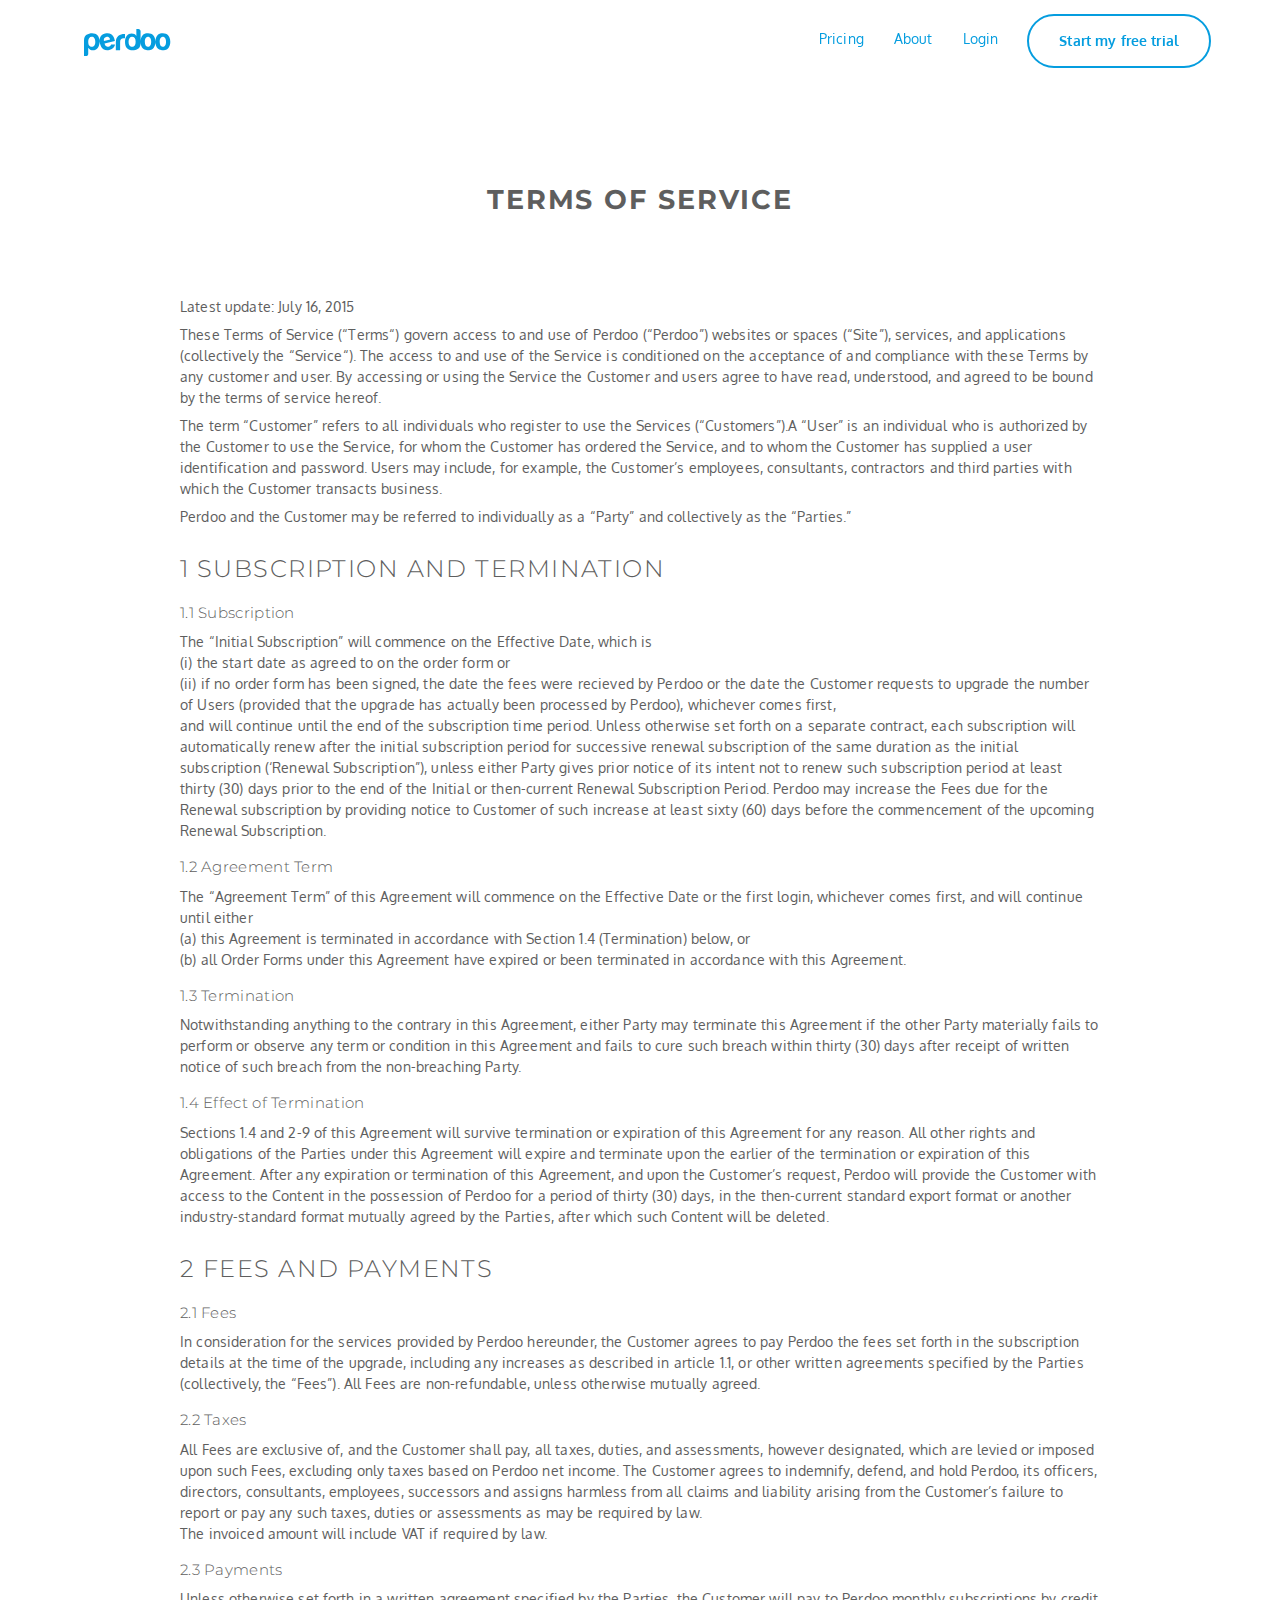
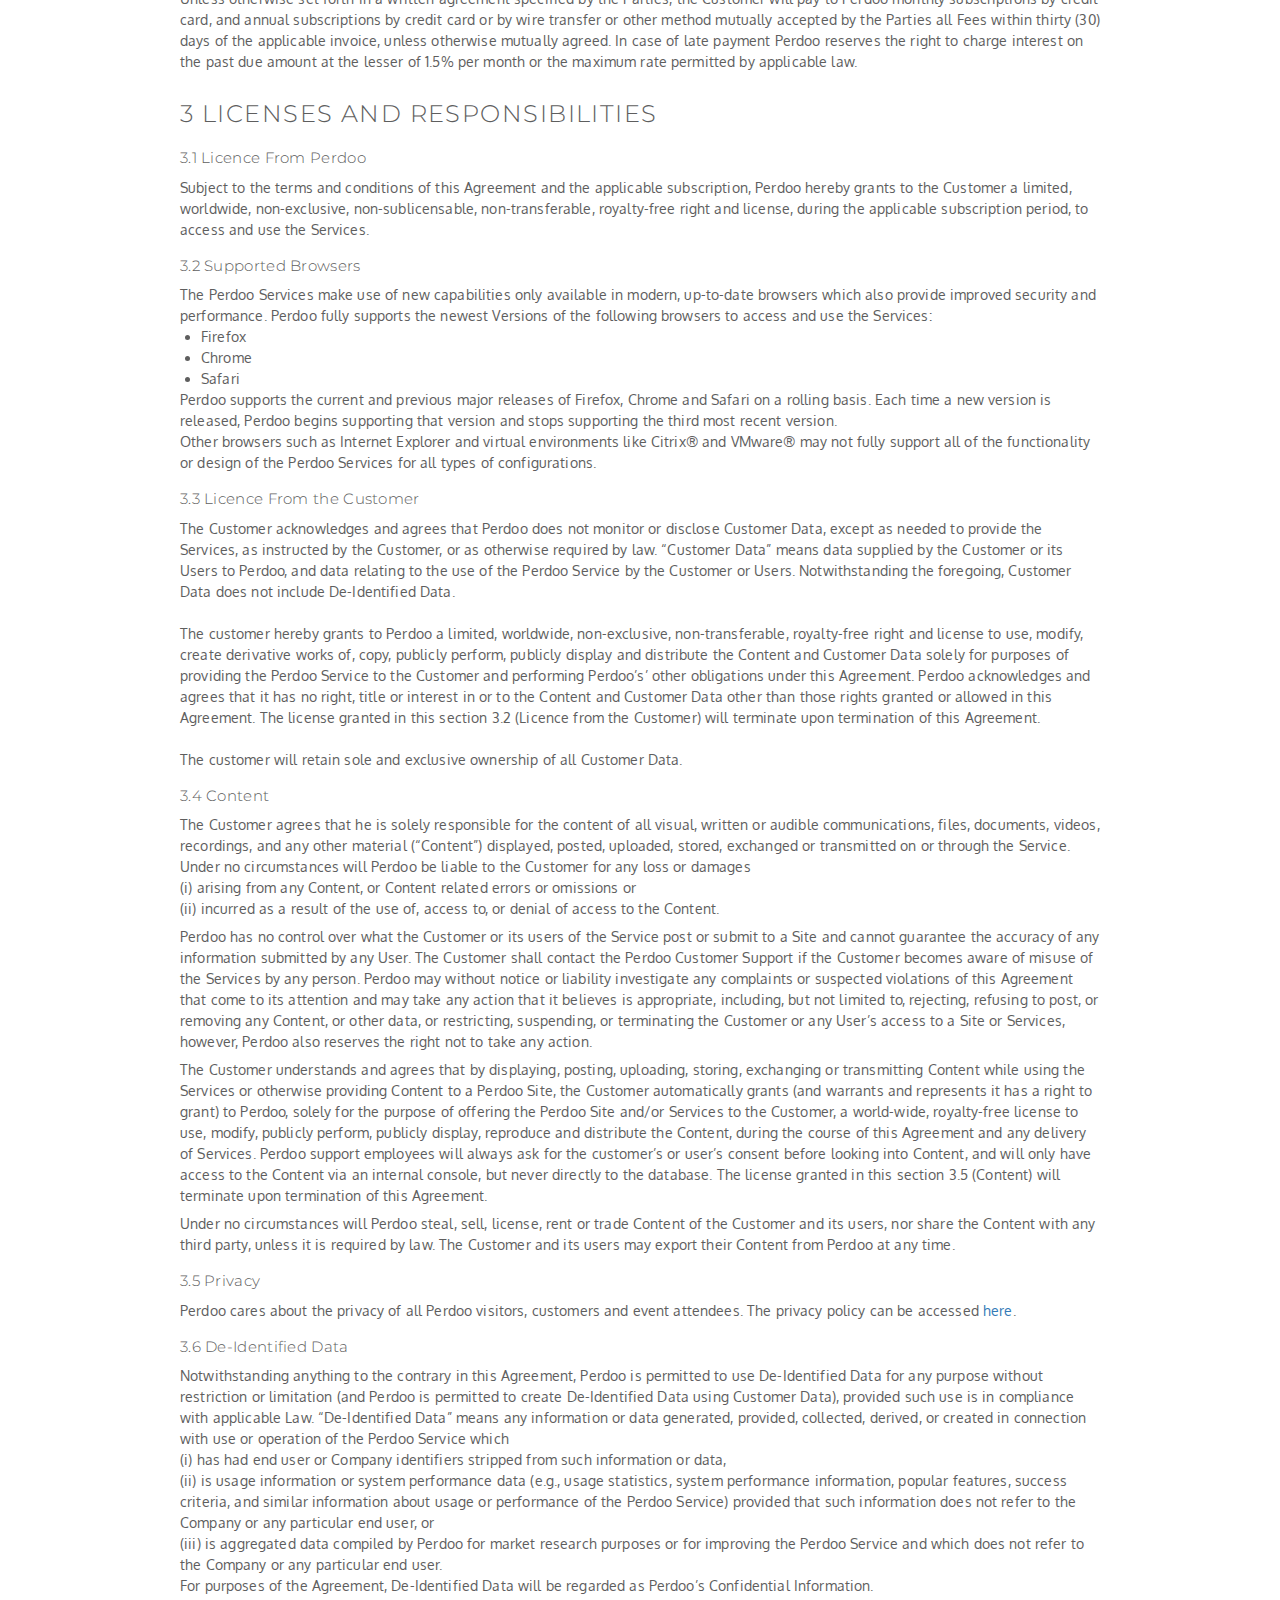
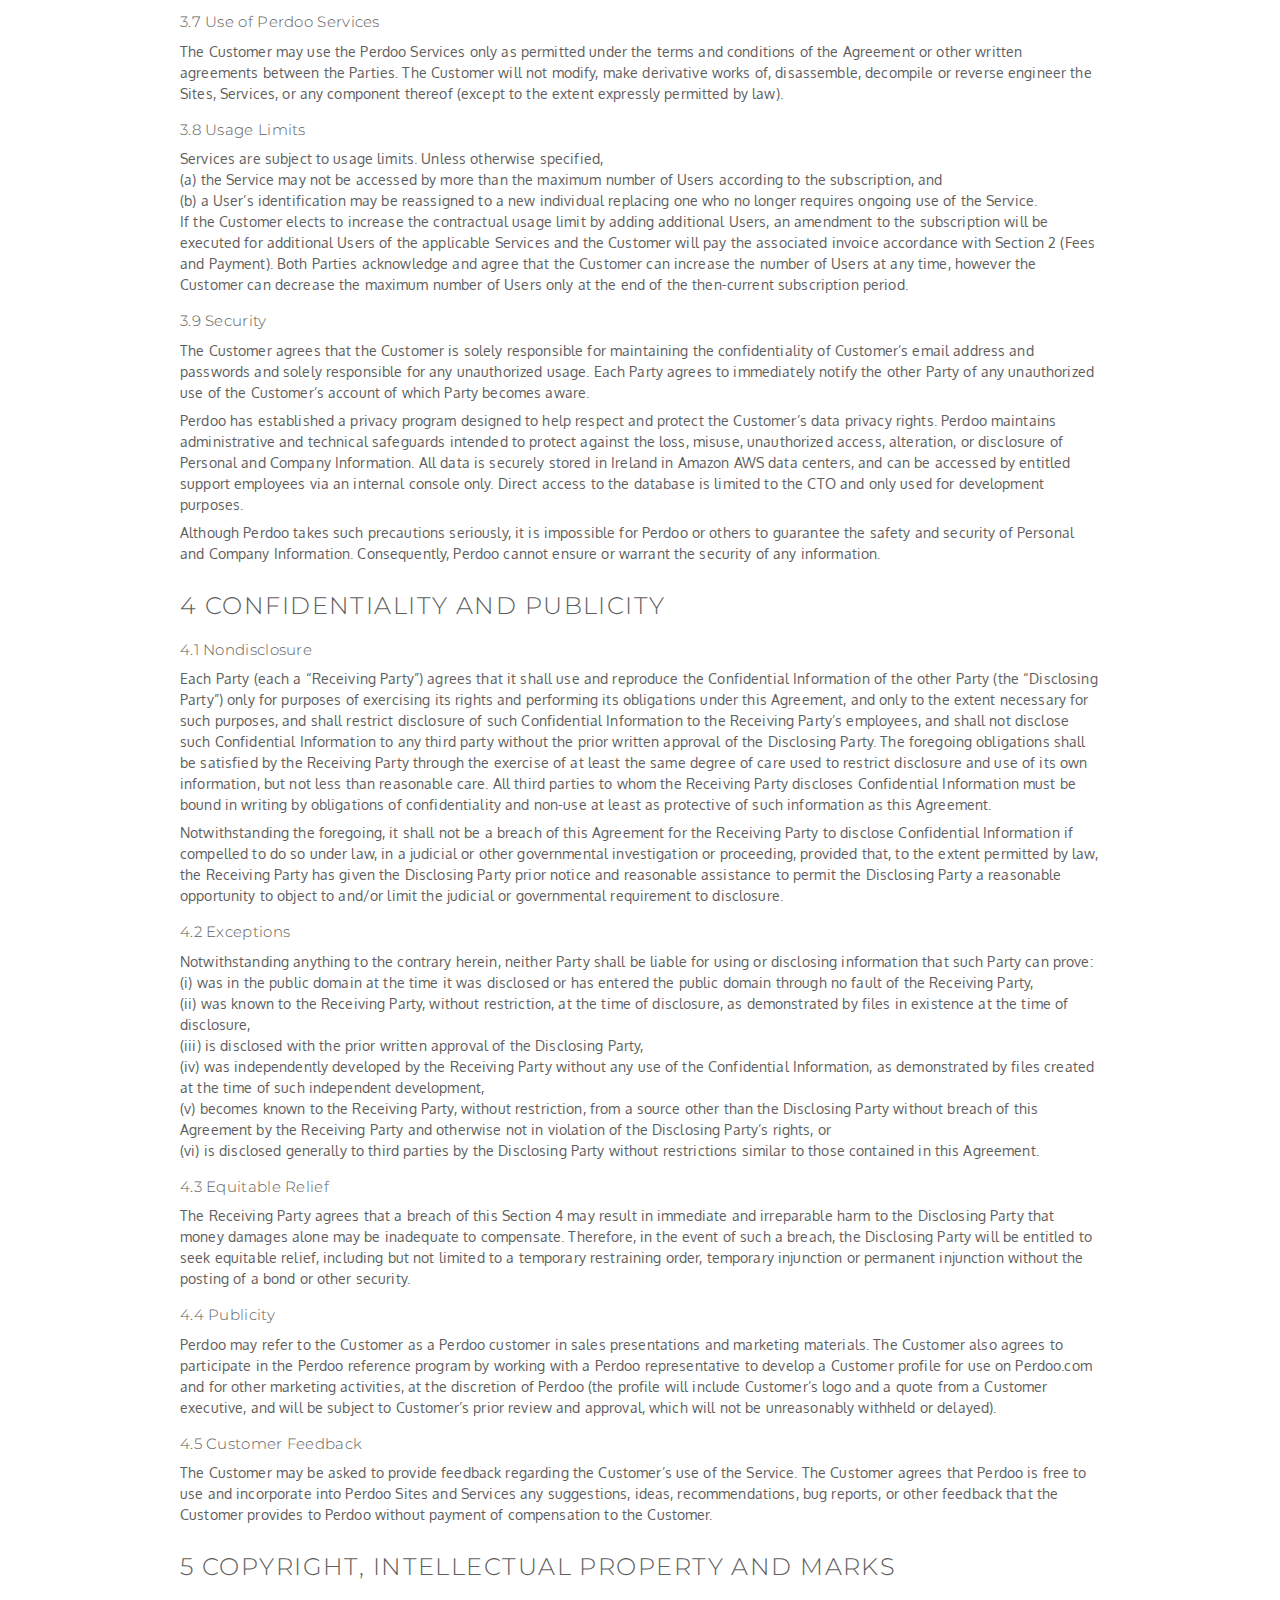
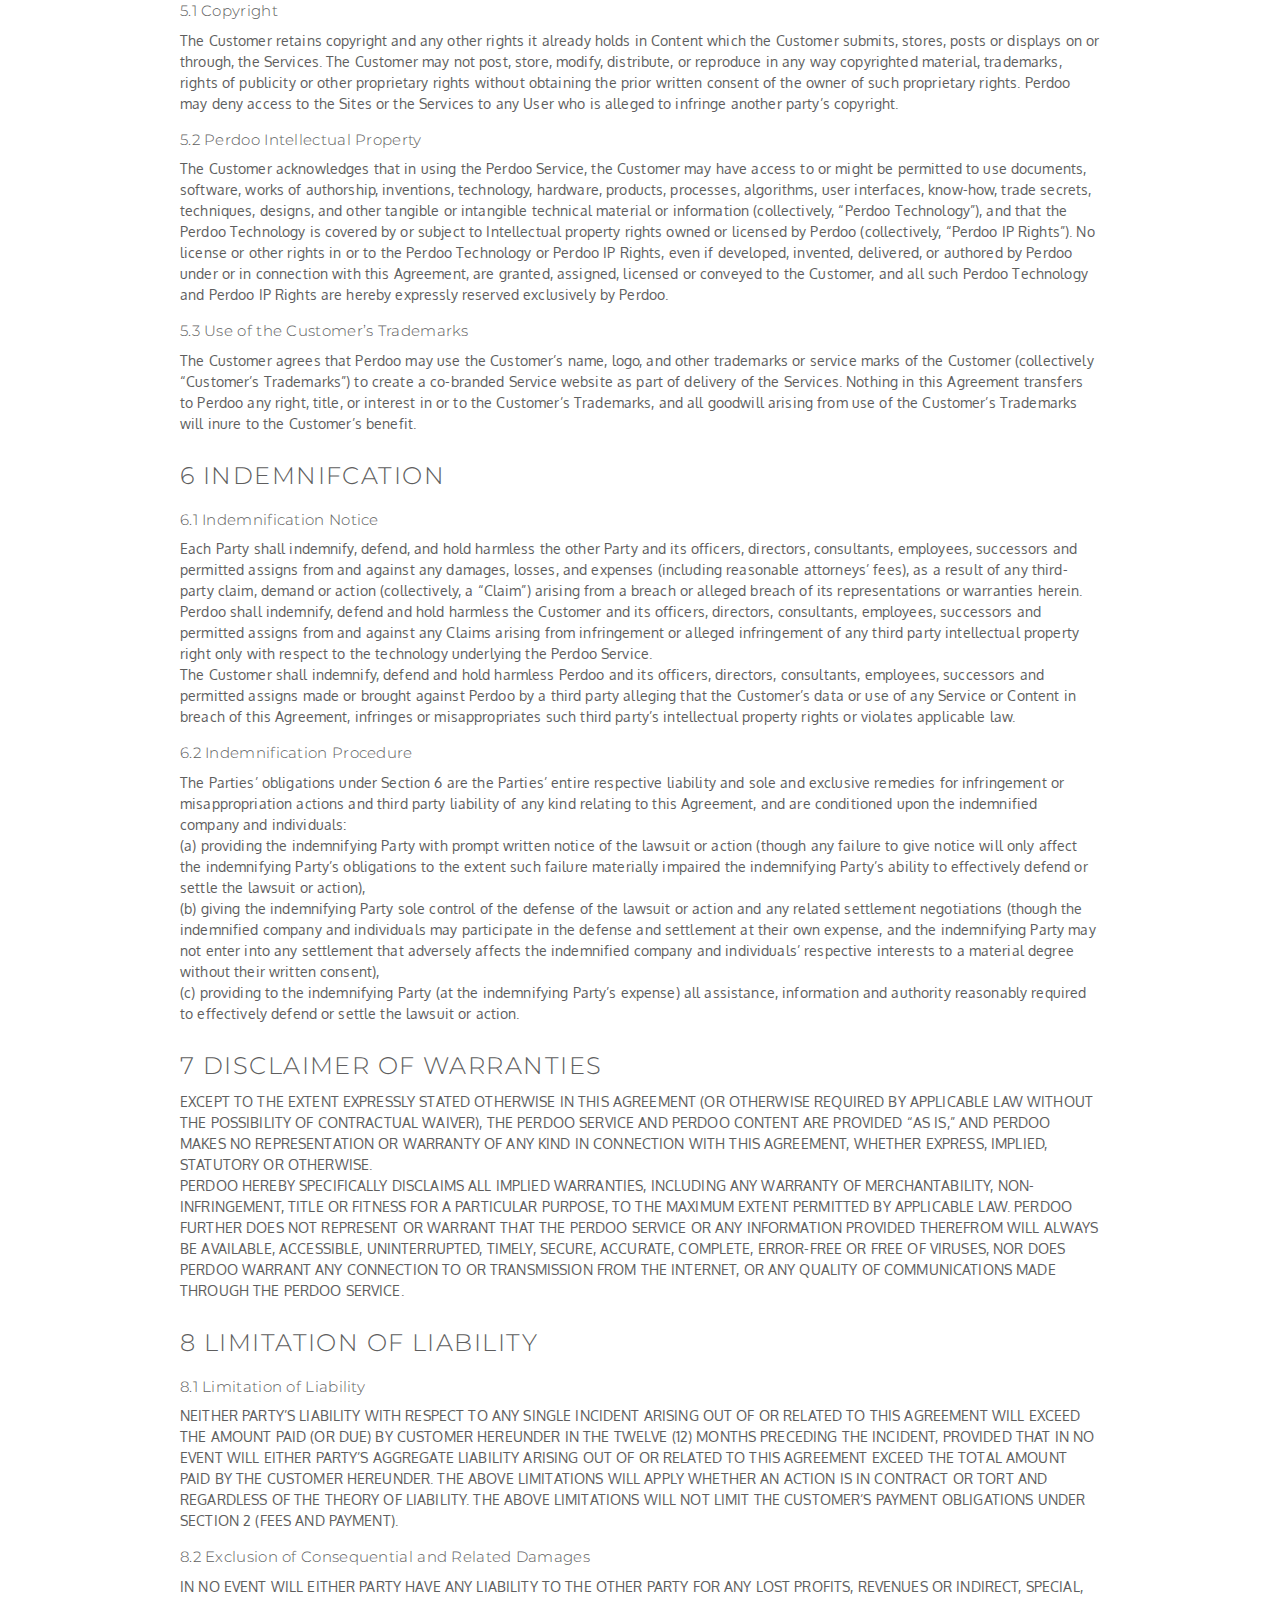
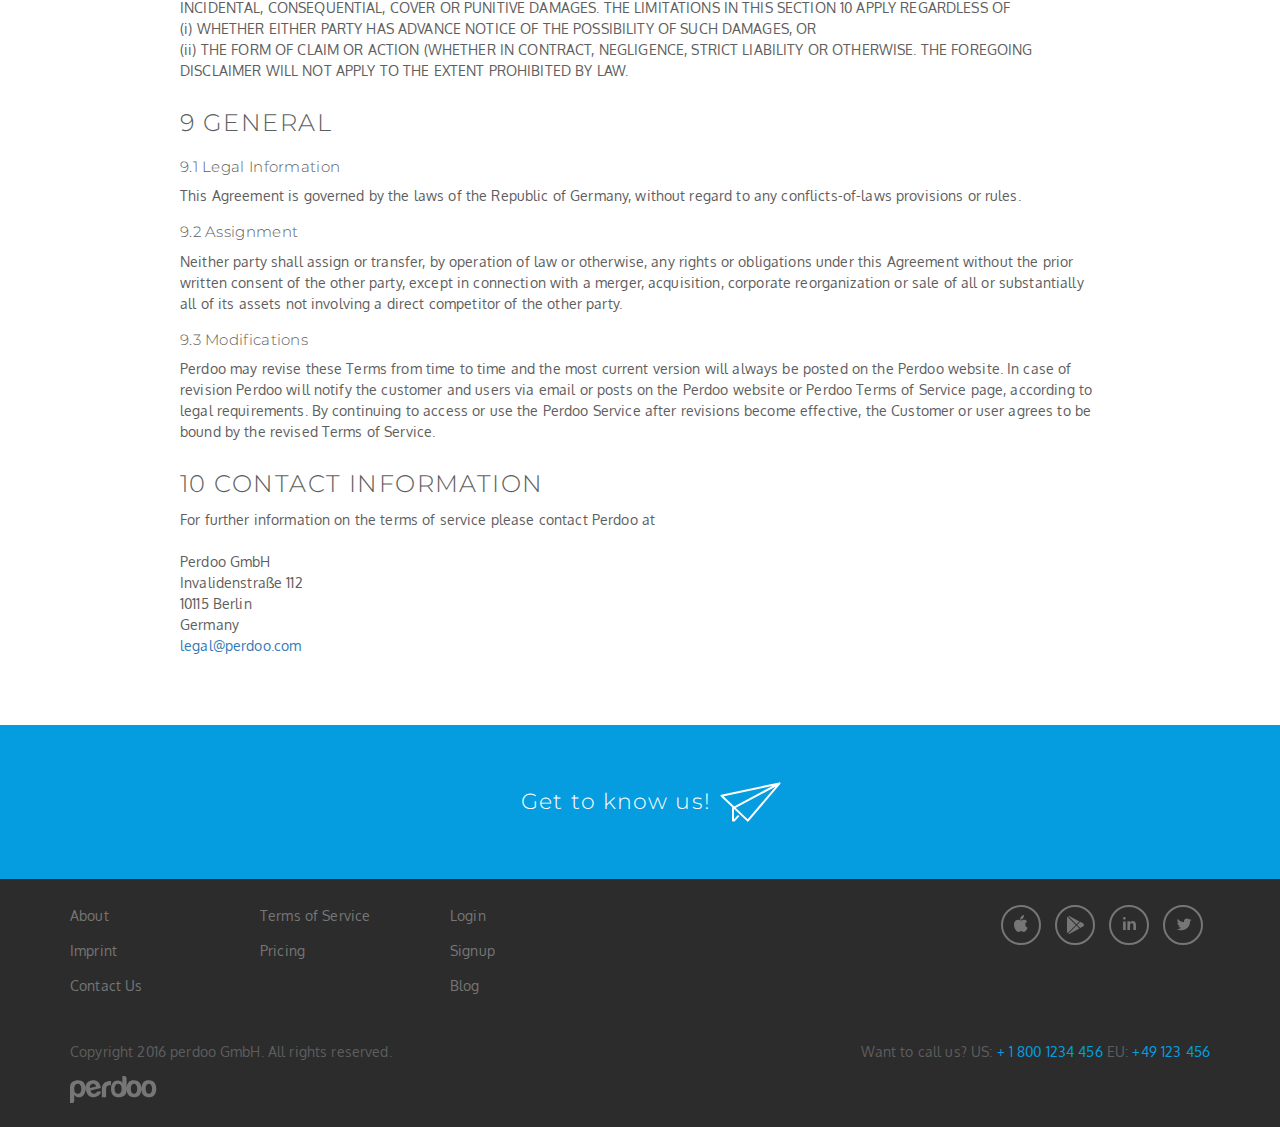
<file: terms.html>
<!doctype html><html lang="">

<head>
    <title>About perdoo</title>
    <meta charset="utf-8">
<meta name="description" content="">
<meta name="viewport" content="width=device-width, initial-scale=1, shrink-to-fit=no">

<link rel="shortcut icon" href="/favicon.ico">
<link rel="apple-touch-icon" href="/apple-touch-icon.png">

<link rel="stylesheet" href="styles/perdoo.css">
</head>

<body>
    <!-- ---------------------------------------------------------------------------------------------------------------- -->

    <header id="header" class="header-noshadow">
        <nav>
    <div id="header-branding">
        <button type="button" class="navbar-toggle collapsed" data-toggle="collapse" data-target="#header-navigation" aria-expanded="false" aria-controls="navbar">
            <span class="sr-only">Toggle navigation</span>
            <span class="icon-bar"></span>
            <span class="icon-bar"></span>
            <span class="icon-bar"></span>
        </button>
        <a href="index.html">
            <svg width="87" height="27" viewBox="0 0 87 27" xmlns="http://www.w3.org/2000/svg">
                <path d="M19.918 12.08l6.253-1.574c-.35-1.095-.84-1.85-1.464-2.263-.67-.445-1.498-.54-2.477-.295-.9.227-1.568.7-1.997 1.42-.434.724-.536 1.628-.315 2.71zM4.224 24.915c0 .572-.207 1.06-.62 1.47-.418.41-.91.614-1.492.614H0V11.7c0-2.87.847-4.823 2.54-5.867 1.694-1.045 3.536-1.57 5.52-1.57 1.033 0 2.076.194 3.13.583 1.052.394 1.894.955 2.513 1.695 1.24 1.597 1.858 3.65 1.858 6.147 0 2.588-.618 4.677-1.857 6.278-1.238 1.558-2.83 2.335-4.77 2.335-1.036 0-1.94-.184-2.724-.55-.832-.41-1.49-1.046-1.986-1.906v6.072zm27.605-3.6V13.39c0-1.597.234-2.938.705-4.022.47-1.09 1.112-1.96 1.933-2.613.778-.613 1.687-1.064 2.727-1.352 1.04-.288 2.11-.43 3.213-.43h.616v4.37h-1.41c-1.186 0-2.064.287-2.633.858-.57.577-.856 1.473-.856 2.704v8.412H31.83zM52.352 0h2.116c.583 0 1.076.213 1.495.64.414.425.62.903.62 1.432v11.874c0 2.882-.848 4.83-2.55 5.848-1.703 1.013-3.55 1.522-5.543 1.522-1.077 0-2.138-.172-3.172-.52-1.04-.342-1.867-.898-2.492-1.672-1.204-1.5-1.804-3.548-1.804-6.145 0-2.56.6-4.607 1.804-6.15 1.246-1.584 2.842-2.374 4.794-2.374 1.04 0 1.952.203 2.737.608.832.488 1.495 1.117 1.993 1.885V0zm6.597 19.54c-.85-.74-1.454-1.734-1.82-2.99-.364-1.248-.545-2.55-.545-3.905 0-1.108.15-2.216.456-3.324.3-1.106.777-2.025 1.423-2.766 1.05-1.228 2.406-1.958 4.062-2.184 1.66-.226 3.156-.094 4.49.4 1.532.613 2.665 1.685 3.394 3.202.688 1.35 1.03 2.93 1.03 4.736 0 1.313-.14 2.44-.425 3.38-.285.946-.647 1.75-1.092 2.406-.967 1.35-2.204 2.19-3.7 2.52-1.334.368-2.674.4-4.03.095-1.355-.31-2.436-.836-3.243-1.57zm14.853 0c-.848-.74-1.453-1.734-1.82-2.99-.363-1.248-.544-2.55-.544-3.905 0-1.108.15-2.216.454-3.324.3-1.106.776-2.025 1.423-2.766 1.05-1.228 2.406-1.958 4.06-2.184 1.662-.226 3.157-.094 4.492.4 1.53.613 2.664 1.685 3.393 3.202.688 1.35 1.03 2.93 1.03 4.736 0 1.313-.14 2.44-.424 3.38-.286.946-.648 1.75-1.093 2.406-.968 1.35-2.204 2.19-3.7 2.52-1.334.368-2.674.4-4.03.095-1.355-.31-2.437-.836-3.244-1.57zm2.995-10.887c-.816.942-1.184 2.344-1.104 4.203.074 1.858.408 3.156.99 3.894.234.33.642.602 1.224.827.583.225 1.175.246 1.777.063.602-.183 1.14-.644 1.607-1.382.463-.733.717-1.92.757-3.554 0-1.476-.225-2.58-.673-3.314-.448-.737-.96-1.21-1.543-1.413-.582-.204-1.17-.214-1.752-.03-.582.187-1.01.423-1.284.706zm-14.853 0c-.816.942-1.185 2.344-1.105 4.203.074 1.858.408 3.156.99 3.894.234.33.642.602 1.225.827.582.225 1.174.246 1.776.063.603-.183 1.14-.644 1.61-1.382.46-.733.715-1.92.755-3.554 0-1.476-.224-2.58-.672-3.314-.448-.737-.96-1.21-1.543-1.413-.582-.204-1.17-.214-1.75-.03-.584.187-1.012.423-1.285.706zM44.56 12.635c0 1.668.313 2.937.93 3.817.62.874 1.513 1.31 2.67 1.31 1.116 0 1.983-.436 2.607-1.31.576-.88.867-2.15.867-3.817 0-1.503-.312-2.692-.93-3.566-.66-.838-1.55-1.254-2.67-1.254-1.073 0-1.924.437-2.543 1.31-.617.838-.93 2.006-.93 3.51zm-33.243.25c0-1.63-.308-2.878-.93-3.758-.62-.874-1.513-1.31-2.67-1.31-1.115 0-1.986.436-2.602 1.31-.58.794-.87 2.047-.87 3.758 0 1.584.307 2.772.928 3.567.622.874 1.514 1.31 2.67 1.31 1.074 0 1.924-.436 2.545-1.31.62-.88.93-2.07.93-3.567zm19.805 2.375c-.194 1.264-.685 2.35-1.472 3.26-1.01 1.218-2.458 2.06-4.337 2.52-2.278.56-4.25.265-5.896-.888-1.642-1.11-2.793-2.995-3.458-5.656-.636-2.54-.512-4.67.376-6.404.918-1.784 2.515-2.96 4.794-3.52 2.4-.59 4.437-.336 6.115.766 1.646 1.148 2.796 3.03 3.45 5.646l.103.412.06.24c.05.197.063.34.042.43L20.522 14.62c.116.405.25.77.406 1.09l-.01.005.027.063v.002c.028.06.056.12.087.18l.003.005.004.008.023.045.004.007.005.01.024.04.01.017.027.048.004.006c.022.037.045.074.07.11l.003.005.036.055.034.047.006.008.006.01.03.038.004.007.004.005.034.044.003.005.04.05h.003l.005.007.038.045.042.048.003.004h.002l.04.045.004.004.002.002.037.04.007.006.004.004.033.033.026.025.025.024.015.013.026.025.002.002.02.02h.003l.026.024.003.002.024.02.027.024v.002l.02.016.006.004.027.022.005.004.016.013.006.006.028.022.01.008.007.005.038.03.024.02h.003l.028.02.022.016.007.005.028.02.02.014.01.006.028.02.022.013.008.005.03.02.023.014.007.003.03.018.014.008.03.018.017.01.03.017.028.015.003.002c.096.053.196.1.298.14l.004.003.004.002.043.017.016.006.01.004.046.018.005.002h.002l.007.003.043.015.014.005h.004l.056.02.006.002h.004l.06.02h.002l.065.018h.002c.04.012.083.023.125.033l.004.002h.004l.055.013.006.002h.005l.06.012h.012l.053.01h.002l.005.002h.007l.057.01h.003l.01.002.057.008h.002l.064.008h.008l.063.006h.006l.138.01H23.983c.046 0 .092 0 .137-.002l.067-.004h.012l.06-.005h.006l.067-.007h.002l.07-.01h.003l.07-.01.073-.01.026-.006.06-.012.01-.002.01-.002.065-.014.023-.005.057-.014.017-.004.067-.02.007-.002.016-.004.05-.015.027-.01.06-.02h.007v-.002l.07-.024.017-.006.05-.02.025-.01.06-.024.025-.01.038-.018.03-.014.006-.002.053-.024.005-.003h.003l.065-.033.012-.007.052-.027.012-.007.003-.003.005-.003.054-.03.018-.01.046-.028.02-.013h.003l.05-.03.003-.003.018-.013.05-.032.01-.007.058-.04.003-.003.005-.003.05-.037.023-.017.033-.026.026-.02.046-.037.018-.015.04-.034.017-.015.003-.002.042-.037.028-.025.023-.022.022-.02.035-.036.028-.028.032-.035.017-.017.006-.007.028-.03.027-.03.005-.004.02-.022v-.002l.005-.005.013-.015.004-.004.015-.018.015-.02.002-.003.03-.038.012-.014.012-.017.016-.023h.002l.017-.024.004-.006.014-.018.005-.007.012-.017.007-.01.003-.006.03-.04v-.004l.01-.012.012-.02.003-.004.012-.018.004-.006.016-.024.006-.01.02-.033.005-.008.016-.024.002-.003.002-.003.01-.02.005-.006.01-.02.016-.024.012-.02.002-.003v-.003l.015-.026.013-.024.014-.026.002-.005.01-.02.013-.027.005-.01.008-.016.004-.008.002-.004.02-.04.008-.02.004-.007.008-.018.004-.01.012-.025.01-.027.003-.005.01-.022.012-.027.01-.028.01-.028.01-.02.002-.007.003-.008.007-.02.002-.008 4.036-.302z" fill-rule="evenodd" />
            </svg>
        </a>
    </div>
    <div id="header-navigation">
        <ul>
            <li><a href="price.html">Pricing</a></li>
            <li><a href="about.html">About</a></li>
            <li><a href="#">Login</a></li>
            <li><a href="#" class="button">Start my free trial</a></li>
        </ul>
    </div>
</nav>    </header>

    <!-- ---------------------------------------------------------------------------------------------------------------- -->

    <section id="terms">
        <div id="terms__container">
            <h1>Terms of Service</h1>
            <div>
                <p>Latest update: July 16, 2015</p>
                <p>These Terms of Service (“Terms“) govern access to and use of Perdoo (“Perdoo”) websites or spaces (“Site”), services, and applications (collectively the “Service“). The access to and use of the Service is conditioned on the acceptance of and compliance with these Terms by any customer and user. By accessing or using the Service the Customer and users agree to have read, understood, and agreed to be bound by the terms of service hereof.</p>
                <p>The term “Customer” refers to all individuals who register to use the Services (“Customers”).A “User” is an individual who is authorized by the Customer to use the Service, for whom the Customer has ordered the Service, and to whom the Customer has supplied a user identification and password. Users may include, for example, the Customer’s employees, consultants, contractors and third parties with which the Customer transacts business.</p>
                <p>Perdoo and the Customer may be referred to individually as a “Party” and collectively as the “Parties.”</p>
                <h2>1 SUBSCRIPTION AND TERMINATION</h2>
                <h3>1.1 Subscription</h3>
                <p>The “Initial Subscription” will commence on the Effective Date, which is
                    <br/>(i) the start date as agreed to on the order form or
                    <br/>(ii) if no order form has been signed, the date the fees were recieved by Perdoo or the date the Customer requests to upgrade the number of Users (provided that the upgrade has actually been processed by Perdoo), whichever comes first,
                    <br/>and will continue until the end of the subscription time period. Unless otherwise set forth on a separate contract, each subscription will automatically renew after the initial subscription period for successive renewal subscription of the same duration as the initial subscription (‘Renewal Subscription”), unless either Party gives prior notice of its intent not to renew such subscription period at least thirty (30) days prior to the end of the Initial or then-current Renewal Subscription Period. Perdoo may increase the Fees due for the Renewal subscription by providing notice to Customer of such increase at least sixty (60) days before the commencement of the upcoming Renewal Subscription.</p>
                <h3>1.2 Agreement Term</h3>
                <p>The “Agreement Term” of this Agreement will commence on the Effective Date or the first login, whichever comes first, and will continue until either
                    <br/>(a) this Agreement is terminated in accordance with Section 1.4 (Termination) below, or
                    <br/>(b) all Order Forms under this Agreement have expired or been terminated in accordance with this Agreement.</p>
                <h3>1.3 Termination</h3>
                <p>Notwithstanding anything to the contrary in this Agreement, either Party may terminate this Agreement if the other Party materially fails to perform or observe any term or condition in this Agreement and fails to cure such breach within thirty (30) days after receipt of written notice of such breach from the non-breaching Party.</p>
                <h3>1.4 Effect of Termination</h3>
                <p>Sections 1.4 and 2-9 of this Agreement will survive termination or expiration of this Agreement for any reason. All other rights and obligations of the Parties under this Agreement will expire and terminate upon the earlier of the termination or expiration of this Agreement. After any expiration or termination of this Agreement, and upon the Customer’s request, Perdoo will provide the Customer with access to the Content in the possession of Perdoo for a period of thirty (30) days, in the then-current standard export format or another industry-standard format mutually agreed by the Parties, after which such Content will be deleted.</p>
                <h2>2 FEES AND PAYMENTS</h2>
                <h3>2.1 Fees</h3>
                <p>In consideration for the services provided by Perdoo hereunder, the Customer agrees to pay Perdoo the fees set forth in the subscription details at the time of the upgrade, including any increases as described in article 1.1, or other written agreements specified by the Parties (collectively, the “Fees”). All Fees are non-refundable, unless otherwise mutually agreed.</p>
                <h3>2.2 Taxes</h3>
                <p>All Fees are exclusive of, and the Customer shall pay, all taxes, duties, and assessments, however designated, which are levied or imposed upon such Fees, excluding only taxes based on Perdoo net income. The Customer agrees to indemnify, defend, and hold Perdoo, its officers, directors, consultants, employees, successors and assigns harmless from all claims and liability arising from the Customer’s failure to report or pay any such taxes, duties or assessments as may be required by law.
                    <br/>The invoiced amount will include VAT if required by law.</p>
                <h3>2.3 Payments</h3>
                <p>Unless otherwise set forth in a written agreement specified by the Parties, the Customer will pay to Perdoo monthly subscriptions by credit card, and annual subscriptions by credit card or by wire transfer or other method mutually accepted by the Parties all Fees within thirty (30) days of the applicable invoice, unless otherwise mutually agreed. In case of late payment Perdoo reserves the right to charge interest on the past due amount at the lesser of 1.5% per month or the maximum rate permitted by applicable law.</p>
                <h2>3 LICENSES AND RESPONSIBILITIES</h2>
                <h3>3.1 Licence From Perdoo</h3>
                <p>Subject to the terms and conditions of this Agreement and the applicable subscription, Perdoo hereby grants to the Customer a limited, worldwide, non-exclusive, non-sublicensable, non-transferable, royalty-free right and license, during the applicable subscription period, to access and use the Services.</p>
                <h3>3.2 Supported Browsers</h3>
                <p>The Perdoo Services make use of new capabilities only available in modern, up-to-date browsers which also provide improved security and performance. Perdoo fully supports the newest Versions of the following browsers to access and use the Services:
                    <br/>
                </p>
                <ul>
                    <li>Firefox</li>
                    <li>Chrome</li>
                    <li>Safari</li>
                </ul>Perdoo supports the current and previous major releases of Firefox, Chrome and Safari on a rolling basis. Each time a new version is released, Perdoo begins supporting that version and stops supporting the third most recent version.
                <br/> Other browsers such as Internet Explorer and virtual environments like Citrix® and VMware® may not fully support all of the functionality or design of the Perdoo Services for all types of configurations.
                <br/>
                <p></p>
                <h3>3.3 Licence From the Customer</h3>
                <p>The Customer acknowledges and agrees that Perdoo does not monitor or disclose Customer Data, except as needed to provide the Services, as instructed by the Customer, or as otherwise required by law. “Customer Data” means data supplied by the Customer or its Users to Perdoo, and data relating to the use of the Perdoo Service by the Customer or Users. Notwithstanding the foregoing, Customer Data does not include De-Identified Data.
                    <br/>
                    <br/>The customer hereby grants to Perdoo a limited, worldwide, non-exclusive, non-transferable, royalty-free right and license to use, modify, create derivative works of, copy, publicly perform, publicly display and distribute the Content and Customer Data solely for purposes of providing the Perdoo Service to the Customer and performing Perdoo’s’ other obligations under this Agreement. Perdoo acknowledges and agrees that it has no right, title or interest in or to the Content and Customer Data other than those rights granted or allowed in this Agreement. The license granted in this section 3.2 (Licence from the Customer) will terminate upon termination of this Agreement.
                    <br/>
                    <br/>The customer will retain sole and exclusive ownership of all Customer Data.</p>
                <h3>3.4 Content</h3>
                <p>The Customer agrees that he is solely responsible for the content of all visual, written or audible communications, files, documents, videos, recordings, and any other material (“Content”) displayed, posted, uploaded, stored, exchanged or transmitted on or through the Service. Under no circumstances will Perdoo be liable to the Customer for any loss or damages
                    <br/>(i) arising from any Content, or Content related errors or omissions or
                    <br/>(ii) incurred as a result of the use of, access to, or denial of access to the Content.</p>
                <p>Perdoo has no control over what the Customer or its users of the Service post or submit to a Site and cannot guarantee the accuracy of any information submitted by any User. The Customer shall contact the Perdoo Customer Support if the Customer becomes aware of misuse of the Services by any person. Perdoo may without notice or liability investigate any complaints or suspected violations of this Agreement that come to its attention and may take any action that it believes is appropriate, including, but not limited to, rejecting, refusing to post, or removing any Content, or other data, or restricting, suspending, or terminating the Customer or any User’s access to a Site or Services, however, Perdoo also reserves the right not to take any action.
                    <br/>
                </p>
                <p>The Customer understands and agrees that by displaying, posting, uploading, storing, exchanging or transmitting Content while using the Services or otherwise providing Content to a Perdoo Site, the Customer automatically grants (and warrants and represents it has a right to grant) to Perdoo, solely for the purpose of offering the Perdoo Site and/or Services to the Customer, a world-wide, royalty-free license to use, modify, publicly perform, publicly display, reproduce and distribute the Content, during the course of this Agreement and any delivery of Services. Perdoo support employees will always ask for the customer’s or user’s consent before looking into Content, and will only have access to the Content via an internal console, but never directly to the database. The license granted in this section 3.5 (Content) will terminate upon termination of this Agreement.</p>
                <p>Under no circumstances will Perdoo steal, sell, license, rent or trade Content of the Customer and its users, nor share the Content with any third party, unless it is required by law. The Customer and its users may export their Content from Perdoo at any time.</p>
                <h3>3.5 Privacy</h3>
                <p>Perdoo cares about the privacy of all Perdoo visitors, customers and event attendees. The privacy policy can be accessed <a href="/privacy">here</a>.</p>
                <h3>3.6 De-Identified Data</h3>
                <p>Notwithstanding anything to the contrary in this Agreement, Perdoo is permitted to use De-Identified Data for any purpose without restriction or limitation (and Perdoo is permitted to create De-Identified Data using Customer Data), provided such use is in compliance with applicable Law. “De-Identified Data” means any information or data generated, provided, collected, derived, or created in connection with use or operation of the Perdoo Service which
                    <br/>(i) has had end user or Company identifiers stripped from such information or data,
                    <br/>(ii) is usage information or system performance data (e.g., usage statistics, system performance information, popular features, success criteria, and similar information about usage or performance of the Perdoo Service) provided that such information does not refer to the Company or any particular end user, or
                    <br/>(iii) is aggregated data compiled by Perdoo for market research purposes or for improving the Perdoo Service and which does not refer to the Company or any particular end user.
                    <br/>For purposes of the Agreement, De-Identified Data will be regarded as Perdoo’s Confidential Information.</p>
                <h3>3.7 Use of Perdoo Services</h3>
                <p>The Customer may use the Perdoo Services only as permitted under the terms and conditions of the Agreement or other written agreements between the Parties. The Customer will not modify, make derivative works of, disassemble, decompile or reverse engineer the Sites, Services, or any component thereof (except to the extent expressly permitted by law).</p>
                <h3>3.8 Usage Limits</h3>
                <p>Services are subject to usage limits. Unless otherwise specified,
                    <br/>(a) the Service may not be accessed by more than the maximum number of Users according to the subscription, and
                    <br/>(b) a User’s identification may be reassigned to a new individual replacing one who no longer requires ongoing use of the Service.
                    <br/>If the Customer elects to increase the contractual usage limit by adding additional Users, an amendment to the subscription will be executed for additional Users of the applicable Services and the Customer will pay the associated invoice accordance with Section 2 (Fees and Payment). Both Parties acknowledge and agree that the Customer can increase the number of Users at any time, however the Customer can decrease the maximum number of Users only at the end of the then-current subscription period.</p>
                <h3>3.9 Security</h3>
                <p>The Customer agrees that the Customer is solely responsible for maintaining the confidentiality of Customer’s email address and passwords and solely responsible for any unauthorized usage. Each Party agrees to immediately notify the other Party of any unauthorized use of the Customer’s account of which Party becomes aware.</p>
                <p>Perdoo has established a privacy program designed to help respect and protect the Customer’s data privacy rights. Perdoo maintains administrative and technical safeguards intended to protect against the loss, misuse, unauthorized access, alteration, or disclosure of Personal and Company Information. All data is securely stored in Ireland in Amazon AWS data centers, and can be accessed by entitled support employees via an internal console only. Direct access to the database is limited to the CTO and only used for development purposes.</p>
                <p>Although Perdoo takes such precautions seriously, it is impossible for Perdoo or others to guarantee the safety and security of Personal and Company Information. Consequently, Perdoo cannot ensure or warrant the security of any information.</p>
                <h2>4 CONFIDENTIALITY AND PUBLICITY</h2>
                <h3>4.1 Nondisclosure</h3>
                <p>Each Party (each a “Receiving Party”) agrees that it shall use and reproduce the Confidential Information of the other Party (the “Disclosing Party”) only for purposes of exercising its rights and performing its obligations under this Agreement, and only to the extent necessary for such purposes, and shall restrict disclosure of such Confidential Information to the Receiving Party’s employees, and shall not disclose such Confidential Information to any third party without the prior written approval of the Disclosing Party. The foregoing obligations shall be satisfied by the Receiving Party through the exercise of at least the same degree of care used to restrict disclosure and use of its own information, but not less than reasonable care. All third parties to whom the Receiving Party discloses Confidential Information must be bound in writing by obligations of confidentiality and non-use at least as protective of such information as this Agreement.</p>
                <p>Notwithstanding the foregoing, it shall not be a breach of this Agreement for the Receiving Party to disclose Confidential Information if compelled to do so under law, in a judicial or other governmental investigation or proceeding, provided that, to the extent permitted by law, the Receiving Party has given the Disclosing Party prior notice and reasonable assistance to permit the Disclosing Party a reasonable opportunity to object to and/or limit the judicial or governmental requirement to disclosure.</p>
                <h3>4.2 Exceptions</h3>
                <p>Notwithstanding anything to the contrary herein, neither Party shall be liable for using or disclosing information that such Party can prove:
                    <br/>(i) was in the public domain at the time it was disclosed or has entered the public domain through no fault of the Receiving Party,
                    <br/>(ii) was known to the Receiving Party, without restriction, at the time of disclosure, as demonstrated by files in existence at the time of disclosure,
                    <br/>(iii) is disclosed with the prior written approval of the Disclosing Party,
                    <br/>(iv) was independently developed by the Receiving Party without any use of the Confidential Information, as demonstrated by files created at the time of such independent development,
                    <br/>(v) becomes known to the Receiving Party, without restriction, from a source other than the Disclosing Party without breach of this Agreement by the Receiving Party and otherwise not in violation of the Disclosing Party’s rights, or
                    <br/>(vi) is disclosed generally to third parties by the Disclosing Party without restrictions similar to those contained in this Agreement.</p>
                <h3>4.3 Equitable Relief</h3>
                <p>The Receiving Party agrees that a breach of this Section 4 may result in immediate and irreparable harm to the Disclosing Party that money damages alone may be inadequate to compensate. Therefore, in the event of such a breach, the Disclosing Party will be entitled to seek equitable relief, including but not limited to a temporary restraining order, temporary injunction or permanent injunction without the posting of a bond or other security.</p>
                <h3>4.4 Publicity</h3>
                <p>Perdoo may refer to the Customer as a Perdoo customer in sales presentations and marketing materials. The Customer also agrees to participate in the Perdoo reference program by working with a Perdoo representative to develop a Customer profile for use on Perdoo.com and for other marketing activities, at the discretion of Perdoo (the profile will include Customer’s logo and a quote from a Customer executive, and will be subject to Customer’s prior review and approval, which will not be unreasonably withheld or delayed).</p>
                <h3>4.5 Customer Feedback</h3>
                <p>The Customer may be asked to provide feedback regarding the Customer’s use of the Service. The Customer agrees that Perdoo is free to use and incorporate into Perdoo Sites and Services any suggestions, ideas, recommendations, bug reports, or other feedback that the Customer provides to Perdoo without payment of compensation to the Customer.</p>
                <h2>5 COPYRIGHT, INTELLECTUAL PROPERTY AND MARKS</h2>
                <h3>5.1 Copyright</h3>
                <p>The Customer retains copyright and any other rights it already holds in Content which the Customer submits, stores, posts or displays on or through, the Services. The Customer may not post, store, modify, distribute, or reproduce in any way copyrighted material, trademarks, rights of publicity or other proprietary rights without obtaining the prior written consent of the owner of such proprietary rights. Perdoo may deny access to the Sites or the Services to any User who is alleged to infringe another party’s copyright.</p>
                <h3>5.2 Perdoo Intellectual Property</h3>
                <p>The Customer acknowledges that in using the Perdoo Service, the Customer may have access to or might be permitted to use documents, software, works of authorship, inventions, technology, hardware, products, processes, algorithms, user interfaces, know-how, trade secrets, techniques, designs, and other tangible or intangible technical material or information (collectively, “Perdoo Technology”), and that the Perdoo Technology is covered by or subject to Intellectual property rights owned or licensed by Perdoo (collectively, “Perdoo IP Rights”). No license or other rights in or to the Perdoo Technology or Perdoo IP Rights, even if developed, invented, delivered, or authored by Perdoo under or in connection with this Agreement, are granted, assigned, licensed or conveyed to the Customer, and all such Perdoo Technology and Perdoo IP Rights are hereby expressly reserved exclusively by Perdoo.</p>
                <h3>5.3 Use of the Customer’s Trademarks</h3>
                <p>The Customer agrees that Perdoo may use the Customer’s name, logo, and other trademarks or service marks of the Customer (collectively “Customer’s Trademarks”) to create a co-branded Service website as part of delivery of the Services. Nothing in this Agreement transfers to Perdoo any right, title, or interest in or to the Customer’s Trademarks, and all goodwill arising from use of the Customer’s Trademarks will inure to the Customer’s benefit.</p>
                <h2>6 INDEMNIFCATION</h2>
                <h3>6.1 Indemnification Notice</h3>
                <p>Each Party shall indemnify, defend, and hold harmless the other Party and its officers, directors, consultants, employees, successors and permitted assigns from and against any damages, losses, and expenses (including reasonable attorneys’ fees), as a result of any third-party claim, demand or action (collectively, a “Claim”) arising from a breach or alleged breach of its representations or warranties herein.
                    <br/>Perdoo shall indemnify, defend and hold harmless the Customer and its officers, directors, consultants, employees, successors and permitted assigns from and against any Claims arising from infringement or alleged infringement of any third party intellectual property right only with respect to the technology underlying the Perdoo Service.
                    <br/>The Customer shall indemnify, defend and hold harmless Perdoo and its officers, directors, consultants, employees, successors and permitted assigns made or brought against Perdoo by a third party alleging that the Customer’s data or use of any Service or Content in breach of this Agreement, infringes or misappropriates such third party’s intellectual property rights or violates applicable law.</p>
                <h3>6.2 Indemnification Procedure</h3>
                <p>The Parties’ obligations under Section 6 are the Parties’ entire respective liability and sole and exclusive remedies for infringement or misappropriation actions and third party liability of any kind relating to this Agreement, and are conditioned upon the indemnified company and individuals:
                    <br/>(a) providing the indemnifying Party with prompt written notice of the lawsuit or action (though any failure to give notice will only affect the indemnifying Party’s obligations to the extent such failure materially impaired the indemnifying Party’s ability to effectively defend or settle the lawsuit or action),
                    <br/>(b) giving the indemnifying Party sole control of the defense of the lawsuit or action and any related settlement negotiations (though the indemnified company and individuals may participate in the defense and settlement at their own expense, and the indemnifying Party may not enter into any settlement that adversely affects the indemnified company and individuals’ respective interests to a material degree without their written consent),
                    <br/>(c) providing to the indemnifying Party (at the indemnifying Party’s expense) all assistance, information and authority reasonably required to effectively defend or settle the lawsuit or action.</p>
                <h2>7 DISCLAIMER OF WARRANTIES</h2>
                <p>EXCEPT TO THE EXTENT EXPRESSLY STATED OTHERWISE IN THIS AGREEMENT (OR OTHERWISE REQUIRED BY APPLICABLE LAW WITHOUT THE POSSIBILITY OF CONTRACTUAL WAIVER), THE PERDOO SERVICE AND PERDOO CONTENT ARE PROVIDED “AS IS,” AND PERDOO MAKES NO REPRESENTATION OR WARRANTY OF ANY KIND IN CONNECTION WITH THIS AGREEMENT, WHETHER EXPRESS, IMPLIED, STATUTORY OR OTHERWISE.
                    <br/>PERDOO HEREBY SPECIFICALLY DISCLAIMS ALL IMPLIED WARRANTIES, INCLUDING ANY WARRANTY OF MERCHANTABILITY, NON-INFRINGEMENT, TITLE OR FITNESS FOR A PARTICULAR PURPOSE, TO THE MAXIMUM EXTENT PERMITTED BY APPLICABLE LAW. PERDOO FURTHER DOES NOT REPRESENT OR WARRANT THAT THE PERDOO SERVICE OR ANY INFORMATION PROVIDED THEREFROM WILL ALWAYS BE AVAILABLE, ACCESSIBLE, UNINTERRUPTED, TIMELY, SECURE, ACCURATE, COMPLETE, ERROR-FREE OR FREE OF VIRUSES, NOR DOES PERDOO WARRANT ANY CONNECTION TO OR TRANSMISSION FROM THE INTERNET, OR ANY QUALITY OF COMMUNICATIONS MADE THROUGH THE PERDOO SERVICE.</p>
                <h2>8 LIMITATION OF LIABILITY</h2>
                <h3>8.1 Limitation of Liability</h3>
                <p>NEITHER PARTY’S LIABILITY WITH RESPECT TO ANY SINGLE INCIDENT ARISING OUT OF OR RELATED TO THIS AGREEMENT WILL EXCEED THE AMOUNT PAID (OR DUE) BY CUSTOMER HEREUNDER IN THE TWELVE (12) MONTHS PRECEDING THE INCIDENT, PROVIDED THAT IN NO EVENT WILL EITHER PARTY’S AGGREGATE LIABILITY ARISING OUT OF OR RELATED TO THIS AGREEMENT EXCEED THE TOTAL AMOUNT PAID BY THE CUSTOMER HEREUNDER. THE ABOVE LIMITATIONS WILL APPLY WHETHER AN ACTION IS IN CONTRACT OR TORT AND REGARDLESS OF THE THEORY OF LIABILITY. THE ABOVE LIMITATIONS WILL NOT LIMIT THE CUSTOMER’S PAYMENT OBLIGATIONS UNDER SECTION 2 (FEES AND PAYMENT).</p>
                <h3>8.2 Exclusion of Consequential and Related Damages</h3>
                <p>IN NO EVENT WILL EITHER PARTY HAVE ANY LIABILITY TO THE OTHER PARTY FOR ANY LOST PROFITS, REVENUES OR INDIRECT, SPECIAL, INCIDENTAL, CONSEQUENTIAL, COVER OR PUNITIVE DAMAGES. THE LIMITATIONS IN THIS SECTION 10 APPLY REGARDLESS OF
                    <br/>(i) WHETHER EITHER PARTY HAS ADVANCE NOTICE OF THE POSSIBILITY OF SUCH DAMAGES, OR
                    <br/>(ii) THE FORM OF CLAIM OR ACTION (WHETHER IN CONTRACT, NEGLIGENCE, STRICT LIABILITY OR OTHERWISE. THE FOREGOING DISCLAIMER WILL NOT APPLY TO THE EXTENT PROHIBITED BY LAW.</p>
                <h2>9 GENERAL</h2>
                <h3>9.1 Legal Information</h3>
                <p>This Agreement is governed by the laws of the Republic of Germany, without regard to any conflicts-of-laws provisions or rules.</p>
                <h3>9.2 Assignment</h3>
                <p>Neither party shall assign or transfer, by operation of law or otherwise, any rights or obligations under this Agreement without the prior written consent of the other party, except in connection with a merger, acquisition, corporate reorganization or sale of all or substantially all of its assets not involving a direct competitor of the other party.</p>
                <h3>9.3 Modifications</h3>
                <p>Perdoo may revise these Terms from time to time and the most current version will always be posted on the Perdoo website. In case of revision Perdoo will notify the customer and users via email or posts on the Perdoo website or Perdoo Terms of Service page, according to legal requirements. By continuing to access or use the Perdoo Service after revisions become effective, the Customer or user agrees to be bound by the revised Terms of Service.</p>
                <h2>10 CONTACT INFORMATION</h2>
                <p>For further information on the terms of service please contact Perdoo at
                    <br/>
                    <br/>Perdoo GmbH
                    <br/>Invalidenstraße 112
                    <br/>10115 Berlin
                    <br/>Germany
                    <br/><a href="mailto:legal@perdoo.com">legal@perdoo.com</a></p>

            </div>
        </div>
    </section>

    <!-- ---------------------------------------------------------------------------------------------------------------- -->

    <section id="get-to-know">
    <a href="mailto:hello@perdoo.com" target="_blank">
        <div>
            <h3>Get to know us!</h3>
        </div>
    </a>
</section>
    <!-- ---------------------------------------------------------------------------------------------------------------- -->

    <footer>
    <section id="footer-row1">
        <div id="footer-row1__container">
            <div id="footer-row1__column1">
                <a href="about.html">About</a>
                <a href="imprint.html">Imprint</a>
                <a href="mailto:hello@perdoo.com" target="_blank">Contact Us</a>
            </div>
            <div id="footer-row1__column2">
                <a href="terms.html">Terms of Service</a>
                <a href="price.html">Pricing</a>
            </div>
            <div id="footer-row1__column3">
                <a href="#">Login</a>
                <a href="#">Signup</a>
                <a href="https://www.perdoo.com/blog/" target="_blank">Blog</a>
            </div>
            <div id="footer-row1__column4">
                <a href="https://itunes.apple.com/us/app/perdoo/id1007404904" target="_blank" class="apple_store button"></a>
                <a href="https://play.google.com/store/apps/details?id=com.perdoo.app" target="_blank" class="google_play button"></a>
                <a href="https://www.linkedin.com/company/perdoo" target="_blank" class="linkedin button"></a>
                <a href="https://twitter.com/PerdooHQ" target="_blank" class="twitter button"></a>
            </div>
        </div>
    </section>
    <section id="footer-row2">
        <div id="footer-row2__container">
            <div id="footer-row2__column1">
                <p>Copyright 2016 perdoo GmbH. All rights reserved.</p>
                <svg width="87" height="27" viewBox="0 0 87 27" xmlns="http://www.w3.org/2000/svg">
                    <path d="M19.918 12.08l6.253-1.574c-.35-1.095-.84-1.85-1.464-2.263-.67-.445-1.498-.54-2.477-.295-.9.227-1.568.7-1.997 1.42-.434.724-.536 1.628-.315 2.71zM4.224 24.915c0 .572-.207 1.06-.62 1.47-.418.41-.91.614-1.492.614H0V11.7c0-2.87.847-4.823 2.54-5.867 1.694-1.045 3.536-1.57 5.52-1.57 1.033 0 2.076.194 3.13.583 1.052.394 1.894.955 2.513 1.695 1.24 1.597 1.858 3.65 1.858 6.147 0 2.588-.618 4.677-1.857 6.278-1.238 1.558-2.83 2.335-4.77 2.335-1.036 0-1.94-.184-2.724-.55-.832-.41-1.49-1.046-1.986-1.906v6.072zm27.605-3.6V13.39c0-1.597.234-2.938.705-4.022.47-1.09 1.112-1.96 1.933-2.613.778-.613 1.687-1.064 2.727-1.352 1.04-.288 2.11-.43 3.213-.43h.616v4.37h-1.41c-1.186 0-2.064.287-2.633.858-.57.577-.856 1.473-.856 2.704v8.412H31.83zM52.352 0h2.116c.583 0 1.076.213 1.495.64.414.425.62.903.62 1.432v11.874c0 2.882-.848 4.83-2.55 5.848-1.703 1.013-3.55 1.522-5.543 1.522-1.077 0-2.138-.172-3.172-.52-1.04-.342-1.867-.898-2.492-1.672-1.204-1.5-1.804-3.548-1.804-6.145 0-2.56.6-4.607 1.804-6.15 1.246-1.584 2.842-2.374 4.794-2.374 1.04 0 1.952.203 2.737.608.832.488 1.495 1.117 1.993 1.885V0zm6.597 19.54c-.85-.74-1.454-1.734-1.82-2.99-.364-1.248-.545-2.55-.545-3.905 0-1.108.15-2.216.456-3.324.3-1.106.777-2.025 1.423-2.766 1.05-1.228 2.406-1.958 4.062-2.184 1.66-.226 3.156-.094 4.49.4 1.532.613 2.665 1.685 3.394 3.202.688 1.35 1.03 2.93 1.03 4.736 0 1.313-.14 2.44-.425 3.38-.285.946-.647 1.75-1.092 2.406-.967 1.35-2.204 2.19-3.7 2.52-1.334.368-2.674.4-4.03.095-1.355-.31-2.436-.836-3.243-1.57zm14.853 0c-.848-.74-1.453-1.734-1.82-2.99-.363-1.248-.544-2.55-.544-3.905 0-1.108.15-2.216.454-3.324.3-1.106.776-2.025 1.423-2.766 1.05-1.228 2.406-1.958 4.06-2.184 1.662-.226 3.157-.094 4.492.4 1.53.613 2.664 1.685 3.393 3.202.688 1.35 1.03 2.93 1.03 4.736 0 1.313-.14 2.44-.424 3.38-.286.946-.648 1.75-1.093 2.406-.968 1.35-2.204 2.19-3.7 2.52-1.334.368-2.674.4-4.03.095-1.355-.31-2.437-.836-3.244-1.57zm2.995-10.887c-.816.942-1.184 2.344-1.104 4.203.074 1.858.408 3.156.99 3.894.234.33.642.602 1.224.827.583.225 1.175.246 1.777.063.602-.183 1.14-.644 1.607-1.382.463-.733.717-1.92.757-3.554 0-1.476-.225-2.58-.673-3.314-.448-.737-.96-1.21-1.543-1.413-.582-.204-1.17-.214-1.752-.03-.582.187-1.01.423-1.284.706zm-14.853 0c-.816.942-1.185 2.344-1.105 4.203.074 1.858.408 3.156.99 3.894.234.33.642.602 1.225.827.582.225 1.174.246 1.776.063.603-.183 1.14-.644 1.61-1.382.46-.733.715-1.92.755-3.554 0-1.476-.224-2.58-.672-3.314-.448-.737-.96-1.21-1.543-1.413-.582-.204-1.17-.214-1.75-.03-.584.187-1.012.423-1.285.706zM44.56 12.635c0 1.668.313 2.937.93 3.817.62.874 1.513 1.31 2.67 1.31 1.116 0 1.983-.436 2.607-1.31.576-.88.867-2.15.867-3.817 0-1.503-.312-2.692-.93-3.566-.66-.838-1.55-1.254-2.67-1.254-1.073 0-1.924.437-2.543 1.31-.617.838-.93 2.006-.93 3.51zm-33.243.25c0-1.63-.308-2.878-.93-3.758-.62-.874-1.513-1.31-2.67-1.31-1.115 0-1.986.436-2.602 1.31-.58.794-.87 2.047-.87 3.758 0 1.584.307 2.772.928 3.567.622.874 1.514 1.31 2.67 1.31 1.074 0 1.924-.436 2.545-1.31.62-.88.93-2.07.93-3.567zm19.805 2.375c-.194 1.264-.685 2.35-1.472 3.26-1.01 1.218-2.458 2.06-4.337 2.52-2.278.56-4.25.265-5.896-.888-1.642-1.11-2.793-2.995-3.458-5.656-.636-2.54-.512-4.67.376-6.404.918-1.784 2.515-2.96 4.794-3.52 2.4-.59 4.437-.336 6.115.766 1.646 1.148 2.796 3.03 3.45 5.646l.103.412.06.24c.05.197.063.34.042.43L20.522 14.62c.116.405.25.77.406 1.09l-.01.005.027.063v.002c.028.06.056.12.087.18l.003.005.004.008.023.045.004.007.005.01.024.04.01.017.027.048.004.006c.022.037.045.074.07.11l.003.005.036.055.034.047.006.008.006.01.03.038.004.007.004.005.034.044.003.005.04.05h.003l.005.007.038.045.042.048.003.004h.002l.04.045.004.004.002.002.037.04.007.006.004.004.033.033.026.025.025.024.015.013.026.025.002.002.02.02h.003l.026.024.003.002.024.02.027.024v.002l.02.016.006.004.027.022.005.004.016.013.006.006.028.022.01.008.007.005.038.03.024.02h.003l.028.02.022.016.007.005.028.02.02.014.01.006.028.02.022.013.008.005.03.02.023.014.007.003.03.018.014.008.03.018.017.01.03.017.028.015.003.002c.096.053.196.1.298.14l.004.003.004.002.043.017.016.006.01.004.046.018.005.002h.002l.007.003.043.015.014.005h.004l.056.02.006.002h.004l.06.02h.002l.065.018h.002c.04.012.083.023.125.033l.004.002h.004l.055.013.006.002h.005l.06.012h.012l.053.01h.002l.005.002h.007l.057.01h.003l.01.002.057.008h.002l.064.008h.008l.063.006h.006l.138.01H23.983c.046 0 .092 0 .137-.002l.067-.004h.012l.06-.005h.006l.067-.007h.002l.07-.01h.003l.07-.01.073-.01.026-.006.06-.012.01-.002.01-.002.065-.014.023-.005.057-.014.017-.004.067-.02.007-.002.016-.004.05-.015.027-.01.06-.02h.007v-.002l.07-.024.017-.006.05-.02.025-.01.06-.024.025-.01.038-.018.03-.014.006-.002.053-.024.005-.003h.003l.065-.033.012-.007.052-.027.012-.007.003-.003.005-.003.054-.03.018-.01.046-.028.02-.013h.003l.05-.03.003-.003.018-.013.05-.032.01-.007.058-.04.003-.003.005-.003.05-.037.023-.017.033-.026.026-.02.046-.037.018-.015.04-.034.017-.015.003-.002.042-.037.028-.025.023-.022.022-.02.035-.036.028-.028.032-.035.017-.017.006-.007.028-.03.027-.03.005-.004.02-.022v-.002l.005-.005.013-.015.004-.004.015-.018.015-.02.002-.003.03-.038.012-.014.012-.017.016-.023h.002l.017-.024.004-.006.014-.018.005-.007.012-.017.007-.01.003-.006.03-.04v-.004l.01-.012.012-.02.003-.004.012-.018.004-.006.016-.024.006-.01.02-.033.005-.008.016-.024.002-.003.002-.003.01-.02.005-.006.01-.02.016-.024.012-.02.002-.003v-.003l.015-.026.013-.024.014-.026.002-.005.01-.02.013-.027.005-.01.008-.016.004-.008.002-.004.02-.04.008-.02.004-.007.008-.018.004-.01.012-.025.01-.027.003-.005.01-.022.012-.027.01-.028.01-.028.01-.02.002-.007.003-.008.007-.02.002-.008 4.036-.302z" fill-rule="evenodd" />
                </svg>
            </div>
            <div id="footer-row2__column2">
                <address>Want to call us? US: <span>+ 1 800 1234 456</span>  EU: <span>+49 123 456</span></address>
            </div>
        </div>
    </section>
</footer>    <!--[if lt IE 10]>
        <p class="browsehappy">You are using an <strong>outdated</strong> browser. Please <a href="http://browsehappy.com/">upgrade your browser</a> to improve your experience.</p>
    <![endif]-->
<!--    <script src="https://ajax.googleapis.com/ajax/libs/jquery/1.11.3/jquery.min.js"></script>-->
<script src="https://ajax.googleapis.com/ajax/libs/jquery/2.1.4/jquery.min.js"></script>
<script src="https://maxcdn.bootstrapcdn.com/bootstrap/3.3.6/js/bootstrap.min.js" integrity="sha384-0mSbJDEHialfmuBBQP6A4Qrprq5OVfW37PRR3j5ELqxss1yVqOtnepnHVP9aJ7xS" crossorigin="anonymous"></script>    <script src="scripts/custom-inside.js"></script>
</body>

</html>
</file>
